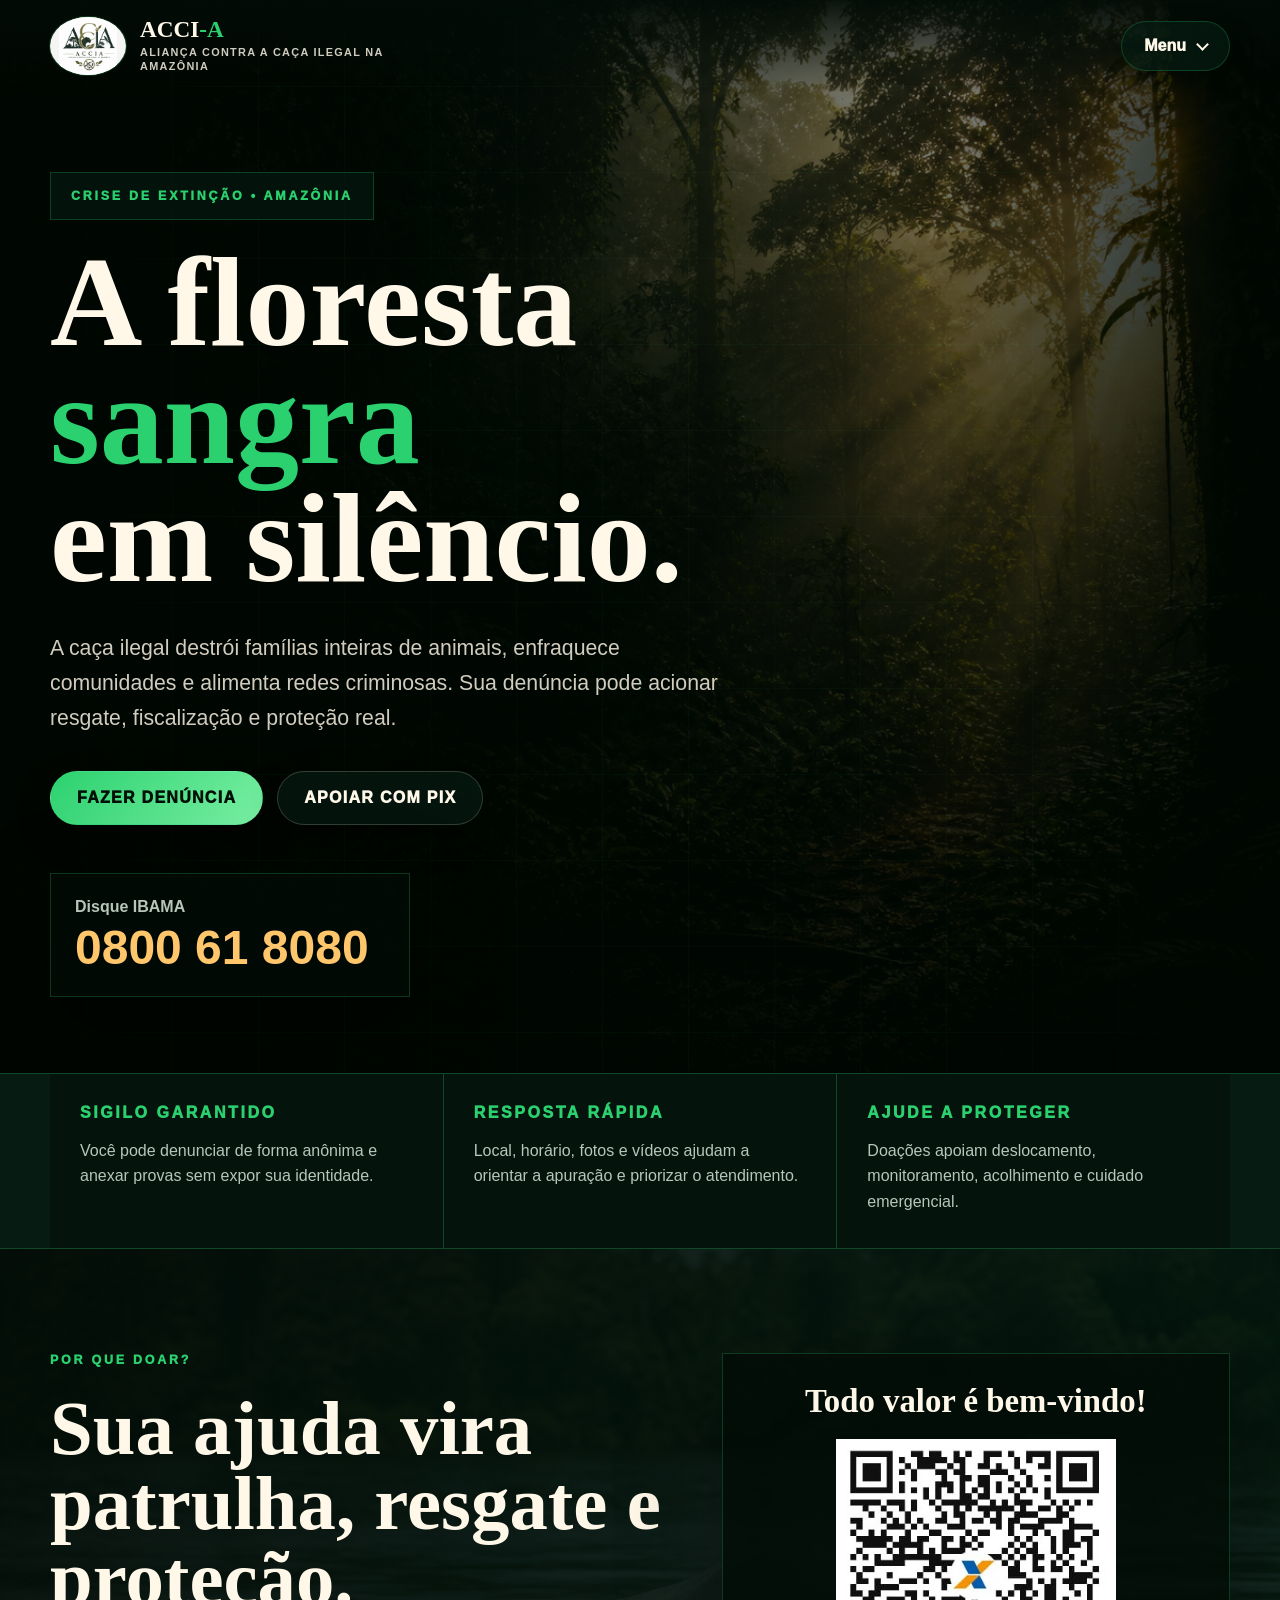
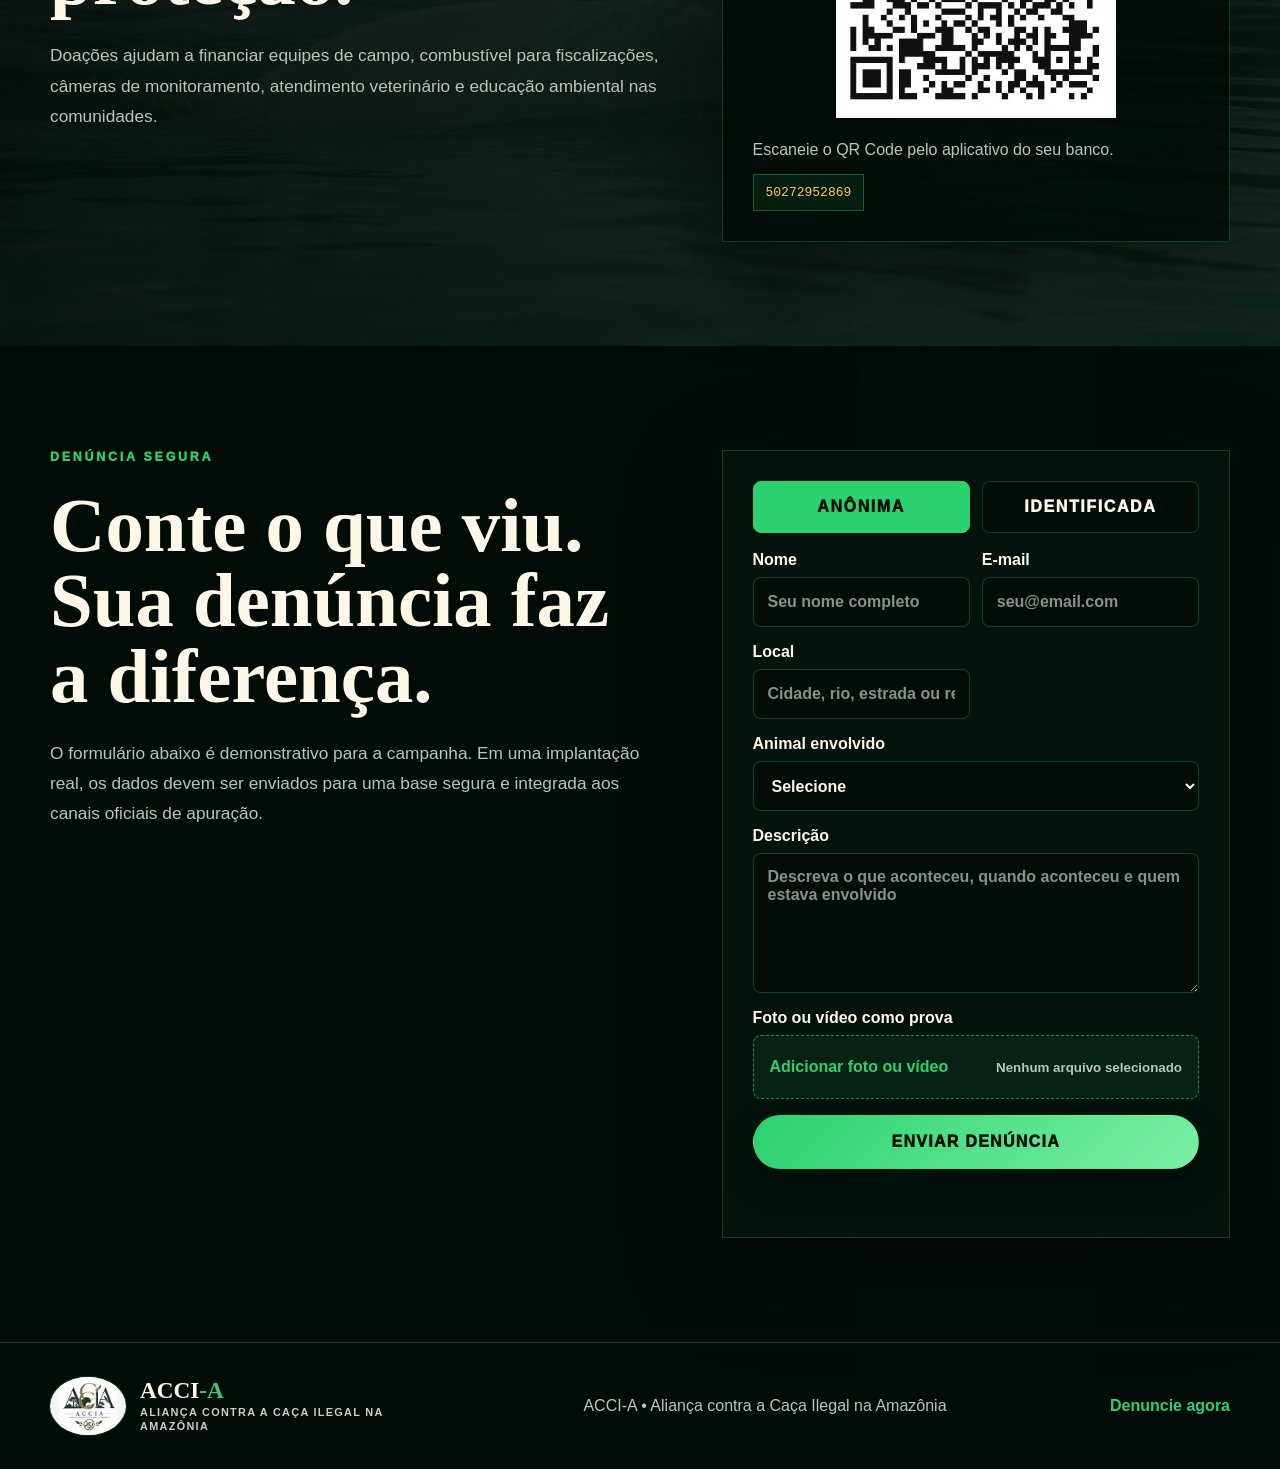
<file: index.html>
﻿<!DOCTYPE html>
<html lang="pt-BR">
  <head>
    <meta charset="UTF-8" />
    <meta name="viewport" content="width=device-width, initial-scale=1.0" />
    <title>ACCI-A | Denuncie a Caça Ilegal</title>
    <meta
      name="description"
      content="Campanha ACCI-A contra a caça ilegal na Amazônia. Denuncie, doe e proteja a fauna brasileira."
    />
    <link rel="icon" type="image/png" href="view/logo-acci-a.png" />
    <link rel="apple-touch-icon" href="view/logo-acci-a.png" />
    <link rel="stylesheet" href="view/styles.css" />
  </head>
  <body>
    <header class="site-header" data-header>
      <nav class="nav container" aria-label="Navegação principal">
        <a class="brand" href="#inicio" aria-label="ACCI-A - início">
          <img src="view/logo-acci-a.png" alt="Logo ACCI-A Denuncie Caça Ilegal" />
          <span class="brand-copy">
            <strong>ACCI<span>-A</span></strong>
            <small>Aliança Contra a Caça Ilegal na Amazônia</small>
          </span>
        </a>

        <button class="menu-toggle" type="button" aria-label="Abrir menu" aria-expanded="false" data-menu-toggle>
          <span></span>
          <span></span>
        </button>

        <div class="nav-links" data-menu>
          <div class="nav-dropdown">
            <button class="nav-dropdown-toggle" type="button" aria-expanded="false" aria-haspopup="true" data-dropdown-toggle>
              Menu
              <span aria-hidden="true"></span>
            </button>
            <div class="nav-dropdown-menu" data-dropdown-menu>
              <a href="view/impacto.html">Impacto</a>
              <a href="view/animais.html">Animais</a>
              <a href="view/como-agir.html">Como agir</a>
              <a href="#doacao">Doar</a>
              <a class="nav-cta" href="#denuncia">Denunciar</a>
            </div>
          </div>
        </div>
      </nav>
    </header>

    <main id="inicio">
      <section class="hero" aria-labelledby="hero-title">
        <div class="hero-media" aria-hidden="true"></div>
        <div class="hero-grid" aria-hidden="true"></div>
        <div class="container hero-content">
          <p class="alert-label reveal">Crise de extinção • Amazônia</p>
          <h1 id="hero-title" class="reveal">A floresta <span>sangra</span> em silêncio.</h1>
          <p class="hero-copy reveal">
            A caça ilegal destrói famílias inteiras de animais, enfraquece comunidades e alimenta redes criminosas.
            Sua denúncia pode acionar resgate, fiscalização e proteção real.
          </p>
          <div class="hero-actions reveal">
            <a class="button button-primary" href="#denuncia" data-report-open>Fazer denúncia</a>
            <a class="button button-secondary" href="#doacao" data-donation-open>Apoiar com Pix</a>
          </div>
          <aside class="hotline reveal" aria-label="Canal oficial de denúncia">
            <span>Disque IBAMA</span>
            <strong>0800 61 8080</strong>
          </aside>
        </div>
      </section>

      <section class="proof-strip" aria-label="Garantias da campanha">
        <div class="container proof-grid">
          <article class="proof-item reveal">
            <span>Sigilo garantido</span>
            <p>Você pode denunciar de forma anônima e anexar provas sem expor sua identidade.</p>
          </article>
          <article class="proof-item reveal">
            <span>Resposta rápida</span>
            <p>Local, horário, fotos e vídeos ajudam a orientar a apuração e priorizar o atendimento.</p>
          </article>
          <article class="proof-item reveal">
            <span>Ajude a proteger</span>
            <p>Doações apoiam deslocamento, monitoramento, acolhimento e cuidado emergencial.</p>
          </article>
        </div>
      </section>




      <section class="section donation" id="doacao">
        <div class="container donation-layout">
          <div class="section-copy reveal">
            <p class="kicker">Por que doar?</p>
            <h2>Sua ajuda vira patrulha, resgate e proteção.</h2>
            <p>
              Doações ajudam a financiar equipes de campo, combustível para fiscalizações, câmeras de monitoramento,
              atendimento veterinário e educação ambiental nas comunidades.
            </p>
          </div>
          <aside class="pix-card reveal" aria-label="Doação via Pix">
            <h3>Todo valor é bem-vindo!</h3>
            <img src="view/pix-caixatem-qr.jpg" alt="QR Code Pix Caixa Tem da campanha" />
            <p>Escaneie o QR Code pelo aplicativo do seu banco.</p>
            <code>50272952869</code>
          </aside>
        </div>
      </section>

      <section class="section report" id="denuncia">
        <div class="container report-layout">
          <div class="section-copy reveal">
            <p class="kicker">Denúncia segura</p>
            <h2>Conte o que viu. Sua denúncia faz a diferença.</h2>
            <p>
              O formulário abaixo é demonstrativo para a campanha. Em uma implantação real, os dados devem ser enviados
              para uma base segura e integrada aos canais oficiais de apuração.
            </p>
          </div>

          <form class="report-form reveal" data-report-form>
            <div class="report-type" role="group" aria-label="Tipo de denúncia">
              <button class="active" type="button" data-report-type="anonymous" aria-pressed="true">Anônima</button>
              <button type="button" data-report-type="identified" aria-pressed="false">Identificada</button>
            </div>
            <p class="identity-warning" data-identity-warning hidden>
              Na denúncia identificada, seus dados ficam registrados para acompanhamento do caso.
            </p>
            <div class="form-row identity-fields" data-identity-fields>
              <label>Nome<input type="text" name="name" placeholder="Seu nome completo" data-identity-input /></label>
              <label>E-mail<input type="email" name="email" placeholder="seu@email.com" data-identity-input /></label>
            </div>
            <div class="form-row">
              <label class="cpf-field" data-cpf-field hidden>CPF<input type="text" name="cpf" inputmode="numeric" maxlength="14" placeholder="000.000.000-00" data-cpf /></label>
              <label>Local<input type="text" name="location" placeholder="Cidade, rio, estrada ou referência" required /></label>
            </div>
            <label>Animal envolvido
              <select name="animal" required>
                <option value="">Selecione</option>
                <option>Onça-pintada</option>
                <option>Boto-cor-de-rosa</option>
                <option>Primata amazônico</option>
                <option>Ave silvestre</option>
                <option>Outro animal</option>
              </select>
            </label>
            <label>Descrição
              <textarea name="message" rows="5" placeholder="Descreva o que aconteceu, quando aconteceu e quem estava envolvido" required></textarea>
            </label>
            <label class="file-field">Foto ou vídeo como prova
              <input type="file" name="evidence" accept="image/*,video/*" multiple data-file-input />
              <span class="file-box"><strong>Adicionar foto ou vídeo</strong><small data-file-label>Nenhum arquivo selecionado</small></span>
            </label>
            <button class="button button-primary" type="submit">Enviar denúncia</button>
            <p class="form-message" role="status" data-report-message></p>
          </form>
        </div>
      </section>
    </main>

    <div class="donation-modal" role="dialog" aria-modal="true" aria-labelledby="modal-title" hidden data-donation-modal>
      <button class="modal-backdrop" type="button" aria-label="Fechar" data-donation-close></button>
      <div class="modal-panel">
        <button class="modal-close" type="button" aria-label="Fechar janela" data-donation-close><span></span><span></span></button>
        <p class="kicker">Pix da campanha</p>
        <h2 id="modal-title">Apoie a proteção da fauna</h2>
        <img src="view/pix-caixatem-qr.jpg" alt="QR Code Pix Caixa Tem da campanha" />
        <code>50272952869</code>
      </div>
    </div>


    <div class="donation-modal report-modal" role="dialog" aria-modal="true" aria-labelledby="report-modal-title" hidden data-report-modal>
      <button class="modal-backdrop" type="button" aria-label="Fechar" data-report-close></button>
      <div class="modal-panel report-modal-panel">
        <button class="modal-close" type="button" aria-label="Fechar janela" data-report-close><span></span><span></span></button>
        <p class="kicker">Denúncia segura</p>
        <h2 id="report-modal-title">Faça sua denúncia</h2>
        <form class="report-form compact-report-form" data-report-form>
          <div class="report-type" role="group" aria-label="Tipo de denúncia">
            <button class="active" type="button" data-report-type="anonymous" aria-pressed="true">Anônima</button>
            <button type="button" data-report-type="identified" aria-pressed="false">Identificada</button>
          </div>
          <p class="identity-warning" data-identity-warning hidden>
            Na denúncia identificada, seus dados ficam registrados para acompanhamento do caso.
          </p>
          <div class="form-row identity-fields" data-identity-fields>
            <label>Nome<input type="text" name="name" placeholder="Seu nome completo" data-identity-input /></label>
            <label>E-mail<input type="email" name="email" placeholder="seu@email.com" data-identity-input /></label>
          </div>
          <div class="form-row">
            <label class="cpf-field" data-cpf-field hidden>CPF<input type="text" name="cpf" inputmode="numeric" maxlength="14" placeholder="000.000.000-00" data-cpf /></label>
            <label>Local<input type="text" name="location" placeholder="Cidade, rio, estrada ou referência" required /></label>
          </div>
          <label>Animal envolvido
            <select name="animal" required>
              <option value="">Selecione</option>
              <option>Onça-pintada</option>
              <option>Boto-cor-de-rosa</option>
              <option>Primata amazônico</option>
              <option>Ave silvestre</option>
              <option>Outro animal</option>
            </select>
          </label>
          <label>Descrição
            <textarea name="message" rows="4" placeholder="Descreva o que aconteceu, quando aconteceu e quem estava envolvido" required></textarea>
          </label>
          <label class="file-field">Foto ou vídeo como prova
            <input type="file" name="evidence" accept="image/*,video/*" multiple data-file-input />
            <span class="file-box"><strong>Adicionar foto ou vídeo</strong><small data-file-label>Nenhum arquivo selecionado</small></span>
          </label>
          <button class="button button-primary" type="submit">Enviar denúncia</button>
          <p class="form-message" role="status" data-report-message></p>
        </form>
      </div>
    </div>

    <footer class="footer">
      <div class="container footer-grid">
        <a class="brand" href="#inicio">
          <img src="view/logo-acci-a.png" alt="Logo ACCI-A" />
          <span class="brand-copy">
            <strong>ACCI<span>-A</span></strong>
            <small>Aliança Contra a Caça Ilegal na Amazônia</small>
          </span>
        </a>
        <p>ACCI-A • Aliança contra a Caça Ilegal na Amazônia</p>
        <a href="#denuncia">Denuncie agora</a>
      </div>
    </footer>

    <script src="view/script.js"></script>
  </body>
</html>
</file>
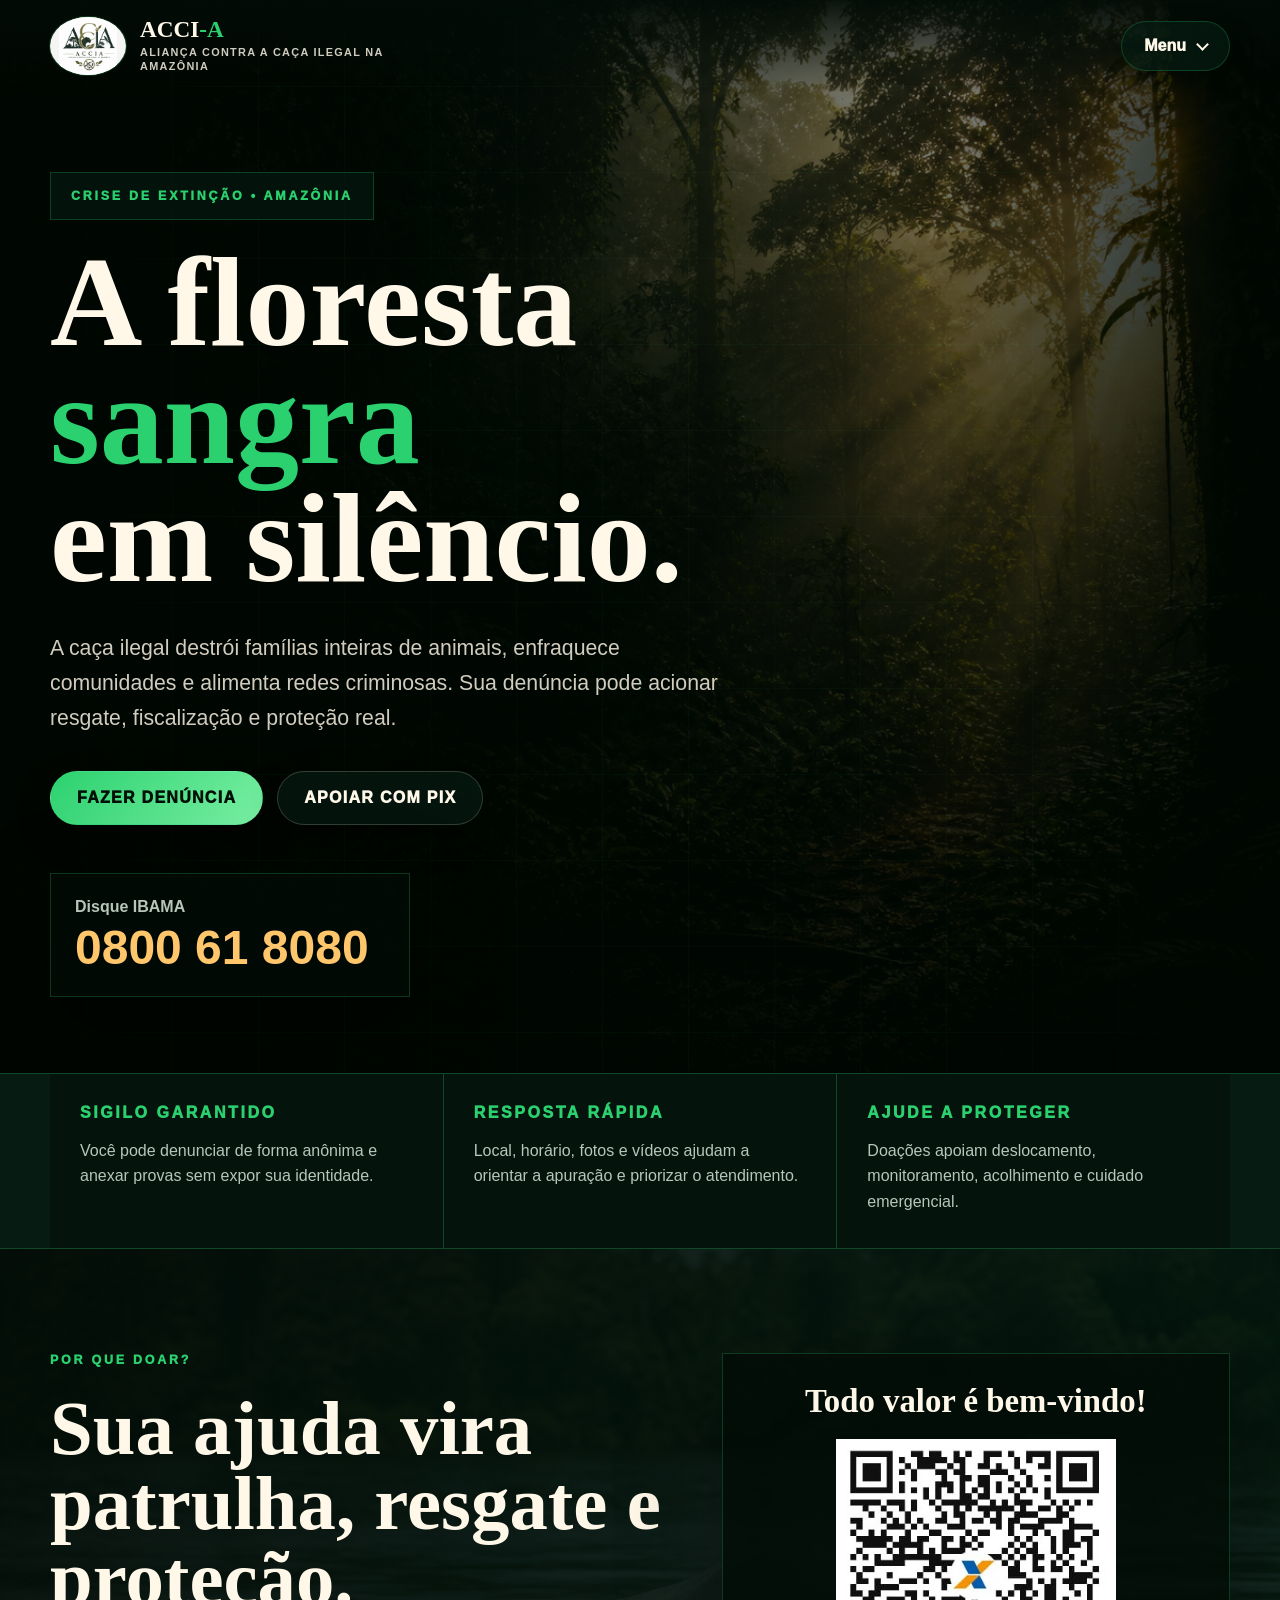
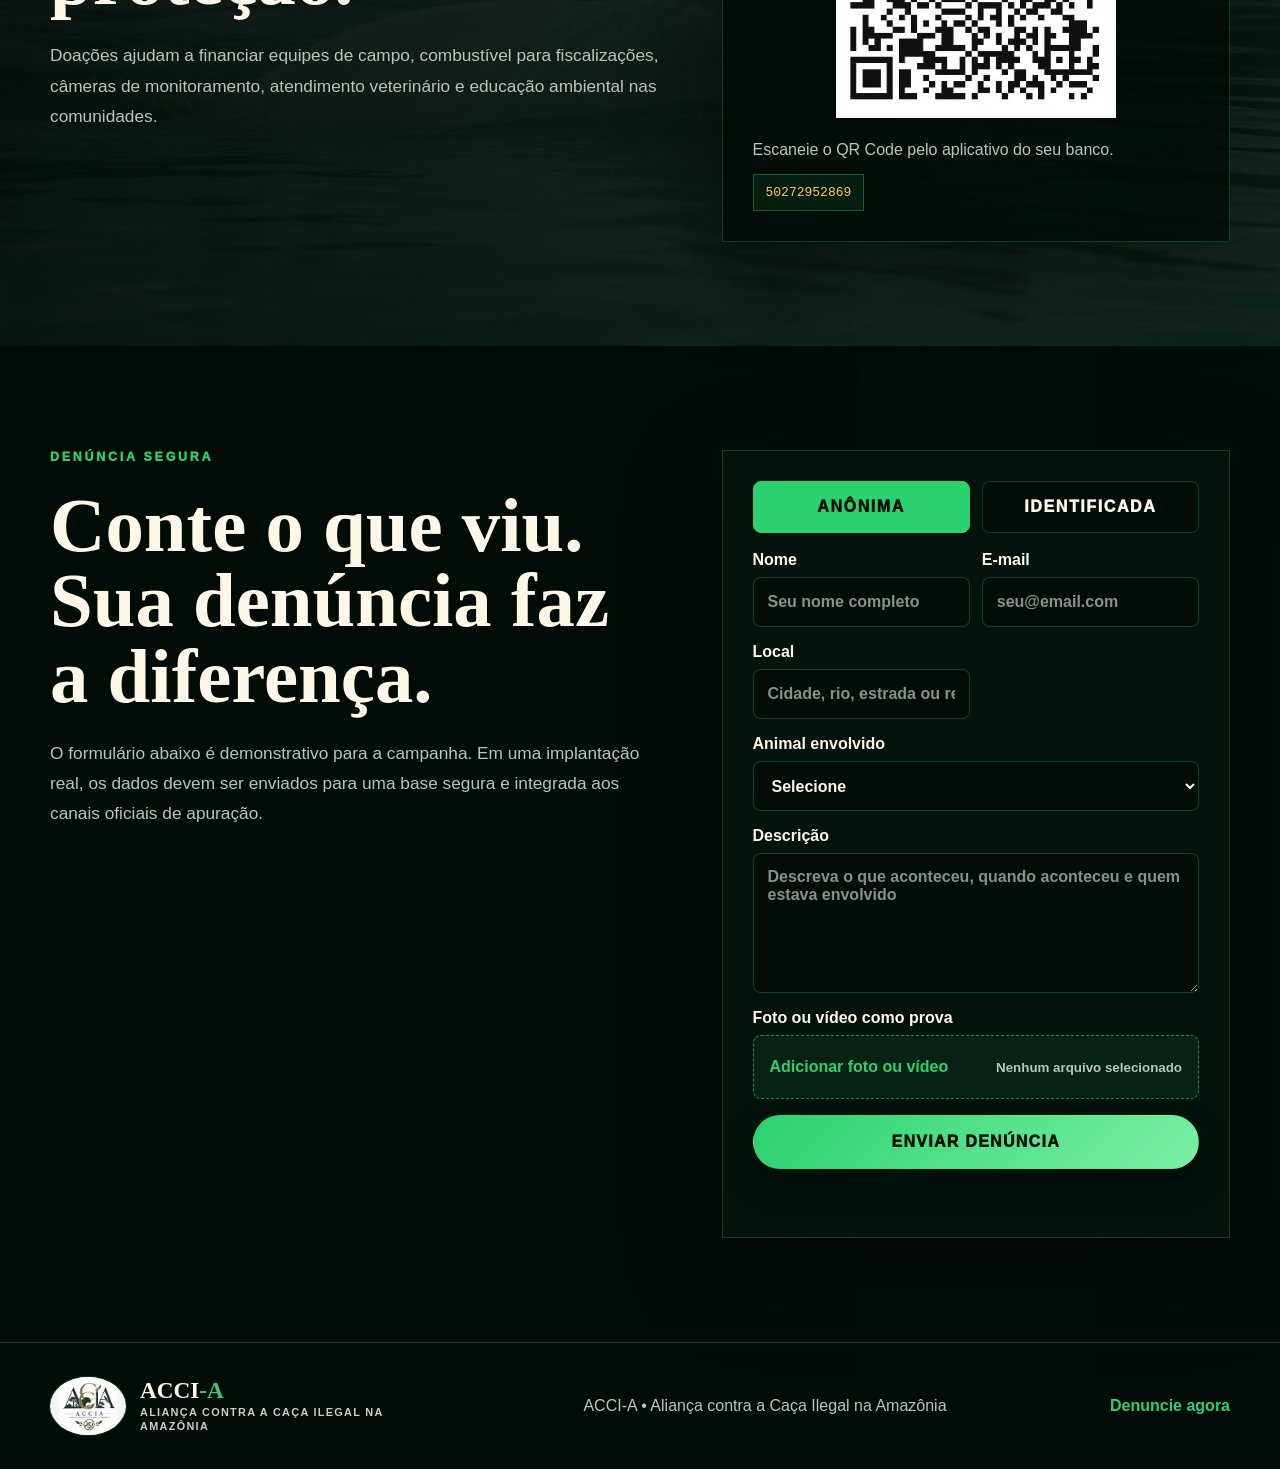
<file: view/index.html>
﻿<!DOCTYPE html>
<html lang="pt-BR">
  <head>
    <meta charset="UTF-8" />
    <meta name="viewport" content="width=device-width, initial-scale=1.0" />
    <title>ACCI-A | Denuncie a Caça Ilegal</title>
    <meta
      name="description"
      content="Campanha ACCI-A contra a caça ilegal na Amazônia. Denuncie, doe e proteja a fauna brasileira."
    />
    <link rel="icon" type="image/png" href="logo-acci-a.png" />
    <link rel="apple-touch-icon" href="logo-acci-a.png" />
    <link rel="stylesheet" href="styles.css" />
  </head>
  <body>
    <header class="site-header" data-header>
      <nav class="nav container" aria-label="Navegação principal">
        <a class="brand" href="#inicio" aria-label="ACCI-A - início">
          <img src="logo-acci-a.png" alt="Logo ACCI-A Denuncie Caça Ilegal" />
          <span class="brand-copy">
            <strong>ACCI<span>-A</span></strong>
            <small>Aliança Contra a Caça Ilegal na Amazônia</small>
          </span>
        </a>

        <button class="menu-toggle" type="button" aria-label="Abrir menu" aria-expanded="false" data-menu-toggle>
          <span></span>
          <span></span>
        </button>

        <div class="nav-links" data-menu>
          <div class="nav-dropdown">
            <button class="nav-dropdown-toggle" type="button" aria-expanded="false" aria-haspopup="true" data-dropdown-toggle>
              Menu
              <span aria-hidden="true"></span>
            </button>
            <div class="nav-dropdown-menu" data-dropdown-menu>
              <a href="impacto.html">Impacto</a>
              <a href="animais.html">Animais</a>
              <a href="como-agir.html">Como agir</a>
              <a href="#doacao">Doar</a>
              <a class="nav-cta" href="#denuncia">Denunciar</a>
            </div>
          </div>
        </div>
      </nav>
    </header>

    <main id="inicio">
      <section class="hero" aria-labelledby="hero-title">
        <div class="hero-media" aria-hidden="true"></div>
        <div class="hero-grid" aria-hidden="true"></div>
        <div class="container hero-content">
          <p class="alert-label reveal">Crise de extinção • Amazônia</p>
          <h1 id="hero-title" class="reveal">A floresta <span>sangra</span> em silêncio.</h1>
          <p class="hero-copy reveal">
            A caça ilegal destrói famílias inteiras de animais, enfraquece comunidades e alimenta redes criminosas.
            Sua denúncia pode acionar resgate, fiscalização e proteção real.
          </p>
          <div class="hero-actions reveal">
            <a class="button button-primary" href="#denuncia" data-report-open>Fazer denúncia</a>
            <a class="button button-secondary" href="#doacao" data-donation-open>Apoiar com Pix</a>
          </div>
          <aside class="hotline reveal" aria-label="Canal oficial de denúncia">
            <span>Disque IBAMA</span>
            <strong>0800 61 8080</strong>
          </aside>
        </div>
      </section>

      <section class="proof-strip" aria-label="Garantias da campanha">
        <div class="container proof-grid">
          <article class="proof-item reveal">
            <span>Sigilo garantido</span>
            <p>Você pode denunciar de forma anônima e anexar provas sem expor sua identidade.</p>
          </article>
          <article class="proof-item reveal">
            <span>Resposta rápida</span>
            <p>Local, horário, fotos e vídeos ajudam a orientar a apuração e priorizar o atendimento.</p>
          </article>
          <article class="proof-item reveal">
            <span>Ajude a proteger</span>
            <p>Doações apoiam deslocamento, monitoramento, acolhimento e cuidado emergencial.</p>
          </article>
        </div>
      </section>




      <section class="section donation" id="doacao">
        <div class="container donation-layout">
          <div class="section-copy reveal">
            <p class="kicker">Por que doar?</p>
            <h2>Sua ajuda vira patrulha, resgate e proteção.</h2>
            <p>
              Doações ajudam a financiar equipes de campo, combustível para fiscalizações, câmeras de monitoramento,
              atendimento veterinário e educação ambiental nas comunidades.
            </p>
          </div>
          <aside class="pix-card reveal" aria-label="Doação via Pix">
            <h3>Todo valor é bem-vindo!</h3>
            <img src="pix-caixatem-qr.jpg" alt="QR Code Pix Caixa Tem da campanha" />
            <p>Escaneie o QR Code pelo aplicativo do seu banco.</p>
            <code>50272952869</code>
          </aside>
        </div>
      </section>

      <section class="section report" id="denuncia">
        <div class="container report-layout">
          <div class="section-copy reveal">
            <p class="kicker">Denúncia segura</p>
            <h2>Conte o que viu. Sua denúncia faz a diferença.</h2>
            <p>
              O formulário abaixo é demonstrativo para a campanha. Em uma implantação real, os dados devem ser enviados
              para uma base segura e integrada aos canais oficiais de apuração.
            </p>
          </div>

          <form class="report-form reveal" data-report-form>
            <div class="report-type" role="group" aria-label="Tipo de denúncia">
              <button class="active" type="button" data-report-type="anonymous" aria-pressed="true">Anônima</button>
              <button type="button" data-report-type="identified" aria-pressed="false">Identificada</button>
            </div>
            <p class="identity-warning" data-identity-warning hidden>
              Na denúncia identificada, seus dados ficam registrados para acompanhamento do caso.
            </p>
            <div class="form-row identity-fields" data-identity-fields>
              <label>Nome<input type="text" name="name" placeholder="Seu nome completo" data-identity-input /></label>
              <label>E-mail<input type="email" name="email" placeholder="seu@email.com" data-identity-input /></label>
            </div>
            <div class="form-row">
              <label class="cpf-field" data-cpf-field hidden>CPF<input type="text" name="cpf" inputmode="numeric" maxlength="14" placeholder="000.000.000-00" data-cpf /></label>
              <label>Local<input type="text" name="location" placeholder="Cidade, rio, estrada ou referência" required /></label>
            </div>
            <label>Animal envolvido
              <select name="animal" required>
                <option value="">Selecione</option>
                <option>Onça-pintada</option>
                <option>Boto-cor-de-rosa</option>
                <option>Primata amazônico</option>
                <option>Ave silvestre</option>
                <option>Outro animal</option>
              </select>
            </label>
            <label>Descrição
              <textarea name="message" rows="5" placeholder="Descreva o que aconteceu, quando aconteceu e quem estava envolvido" required></textarea>
            </label>
            <label class="file-field">Foto ou vídeo como prova
              <input type="file" name="evidence" accept="image/*,video/*" multiple data-file-input />
              <span class="file-box"><strong>Adicionar foto ou vídeo</strong><small data-file-label>Nenhum arquivo selecionado</small></span>
            </label>
            <button class="button button-primary" type="submit">Enviar denúncia</button>
            <p class="form-message" role="status" data-report-message></p>
          </form>
        </div>
      </section>
    </main>

    <div class="donation-modal" role="dialog" aria-modal="true" aria-labelledby="modal-title" hidden data-donation-modal>
      <button class="modal-backdrop" type="button" aria-label="Fechar" data-donation-close></button>
      <div class="modal-panel">
        <button class="modal-close" type="button" aria-label="Fechar janela" data-donation-close><span></span><span></span></button>
        <p class="kicker">Pix da campanha</p>
        <h2 id="modal-title">Apoie a proteção da fauna</h2>
        <img src="pix-caixatem-qr.jpg" alt="QR Code Pix Caixa Tem da campanha" />
        <code>50272952869</code>
      </div>
    </div>


    <div class="donation-modal report-modal" role="dialog" aria-modal="true" aria-labelledby="report-modal-title" hidden data-report-modal>
      <button class="modal-backdrop" type="button" aria-label="Fechar" data-report-close></button>
      <div class="modal-panel report-modal-panel">
        <button class="modal-close" type="button" aria-label="Fechar janela" data-report-close><span></span><span></span></button>
        <p class="kicker">Denúncia segura</p>
        <h2 id="report-modal-title">Faça sua denúncia</h2>
        <form class="report-form compact-report-form" data-report-form>
          <div class="report-type" role="group" aria-label="Tipo de denúncia">
            <button class="active" type="button" data-report-type="anonymous" aria-pressed="true">Anônima</button>
            <button type="button" data-report-type="identified" aria-pressed="false">Identificada</button>
          </div>
          <p class="identity-warning" data-identity-warning hidden>
            Na denúncia identificada, seus dados ficam registrados para acompanhamento do caso.
          </p>
          <div class="form-row identity-fields" data-identity-fields>
            <label>Nome<input type="text" name="name" placeholder="Seu nome completo" data-identity-input /></label>
            <label>E-mail<input type="email" name="email" placeholder="seu@email.com" data-identity-input /></label>
          </div>
          <div class="form-row">
            <label class="cpf-field" data-cpf-field hidden>CPF<input type="text" name="cpf" inputmode="numeric" maxlength="14" placeholder="000.000.000-00" data-cpf /></label>
            <label>Local<input type="text" name="location" placeholder="Cidade, rio, estrada ou referência" required /></label>
          </div>
          <label>Animal envolvido
            <select name="animal" required>
              <option value="">Selecione</option>
              <option>Onça-pintada</option>
              <option>Boto-cor-de-rosa</option>
              <option>Primata amazônico</option>
              <option>Ave silvestre</option>
              <option>Outro animal</option>
            </select>
          </label>
          <label>Descrição
            <textarea name="message" rows="4" placeholder="Descreva o que aconteceu, quando aconteceu e quem estava envolvido" required></textarea>
          </label>
          <label class="file-field">Foto ou vídeo como prova
            <input type="file" name="evidence" accept="image/*,video/*" multiple data-file-input />
            <span class="file-box"><strong>Adicionar foto ou vídeo</strong><small data-file-label>Nenhum arquivo selecionado</small></span>
          </label>
          <button class="button button-primary" type="submit">Enviar denúncia</button>
          <p class="form-message" role="status" data-report-message></p>
        </form>
      </div>
    </div>

    <footer class="footer">
      <div class="container footer-grid">
        <a class="brand" href="#inicio">
          <img src="logo-acci-a.png" alt="Logo ACCI-A" />
          <span class="brand-copy">
            <strong>ACCI<span>-A</span></strong>
            <small>Aliança Contra a Caça Ilegal na Amazônia</small>
          </span>
        </a>
        <p>ACCI-A • Aliança contra a Caça Ilegal na Amazônia</p>
        <a href="#denuncia">Denuncie agora</a>
      </div>
    </footer>

    <script src="script.js"></script>
  </body>
</html>
</file>
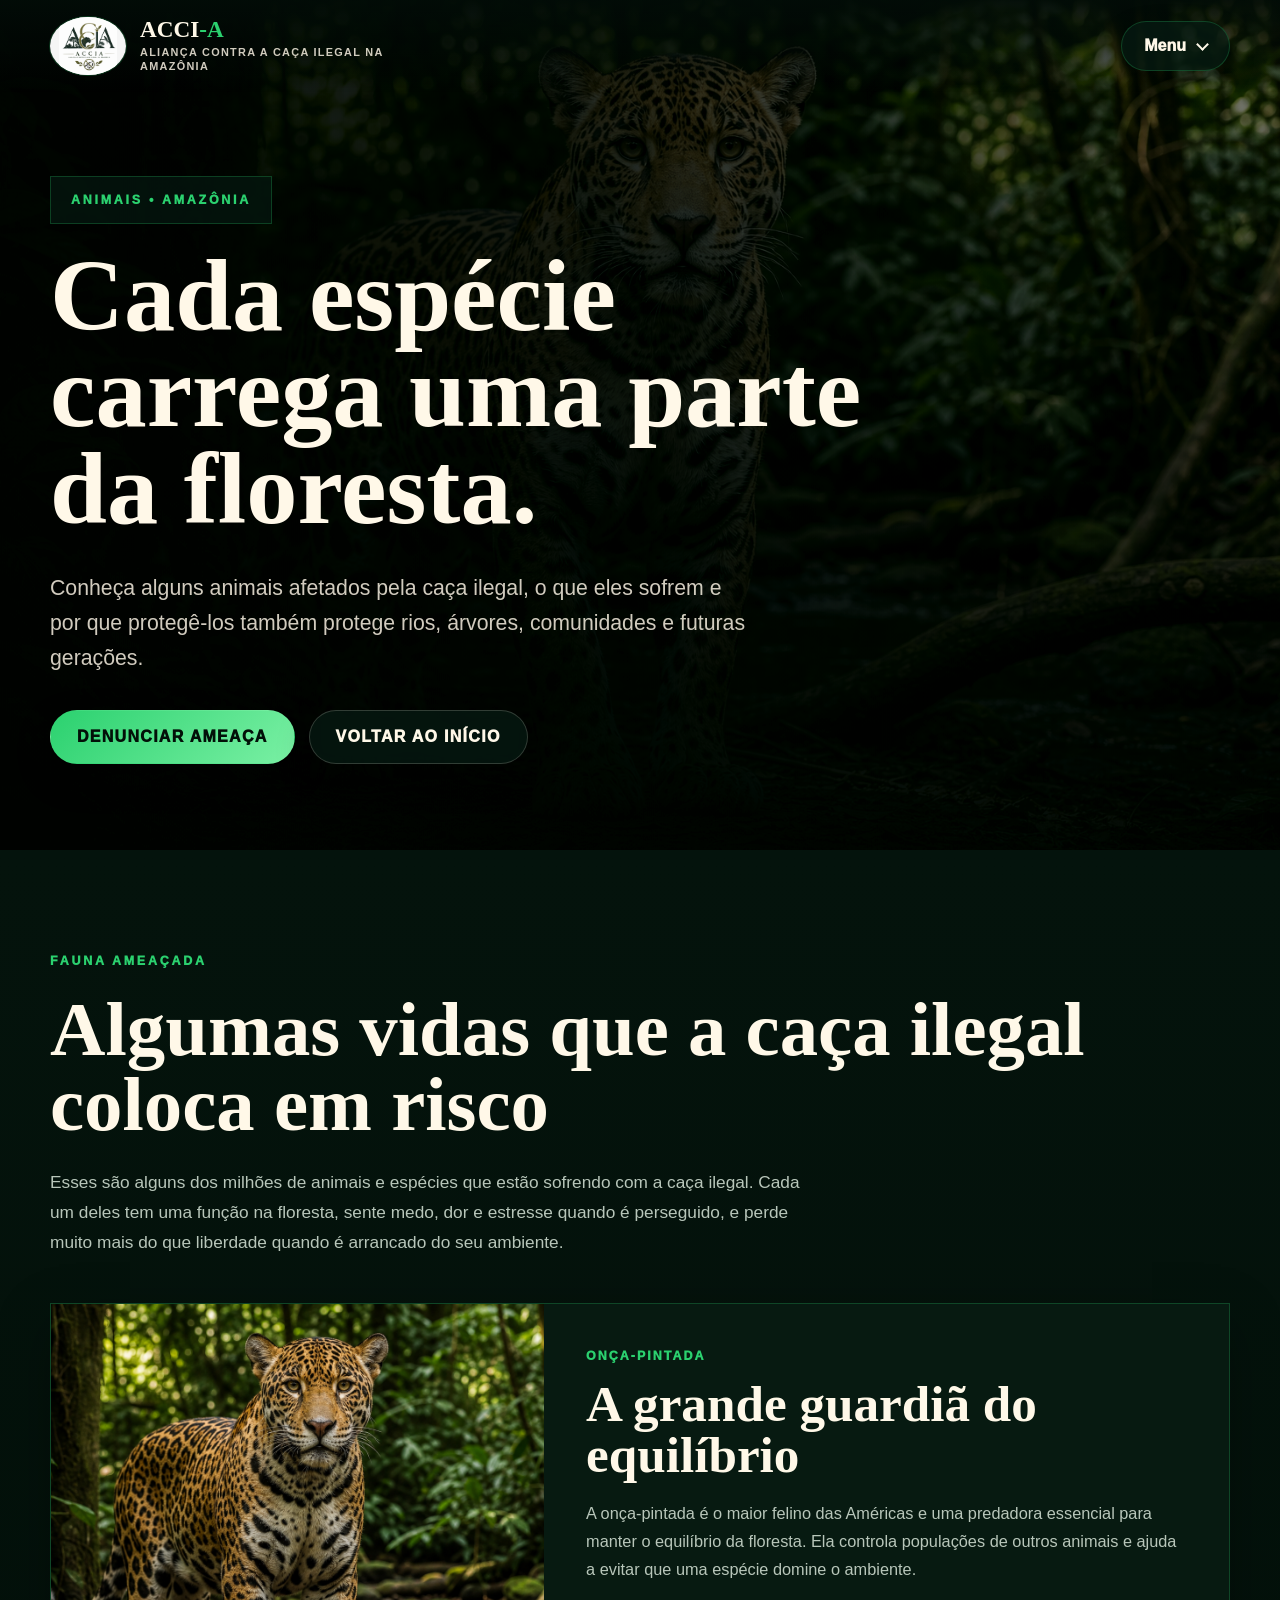
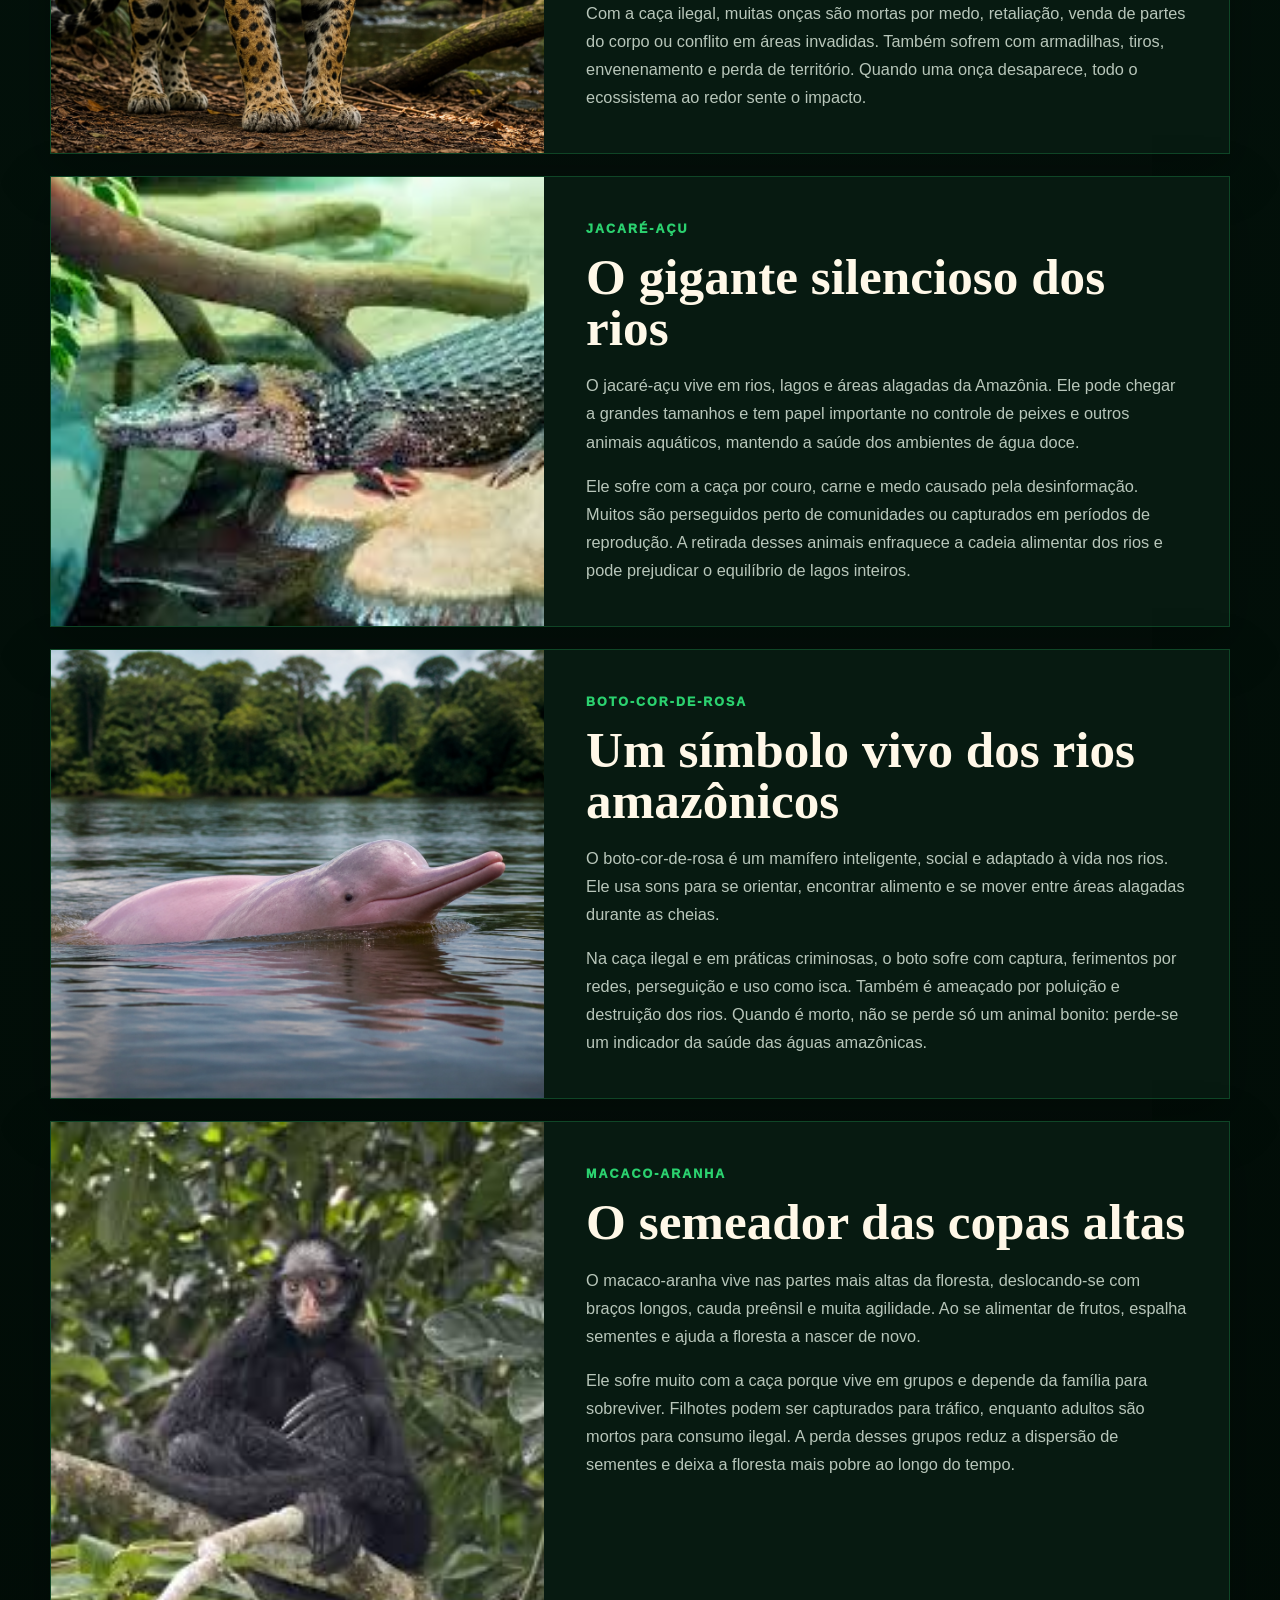
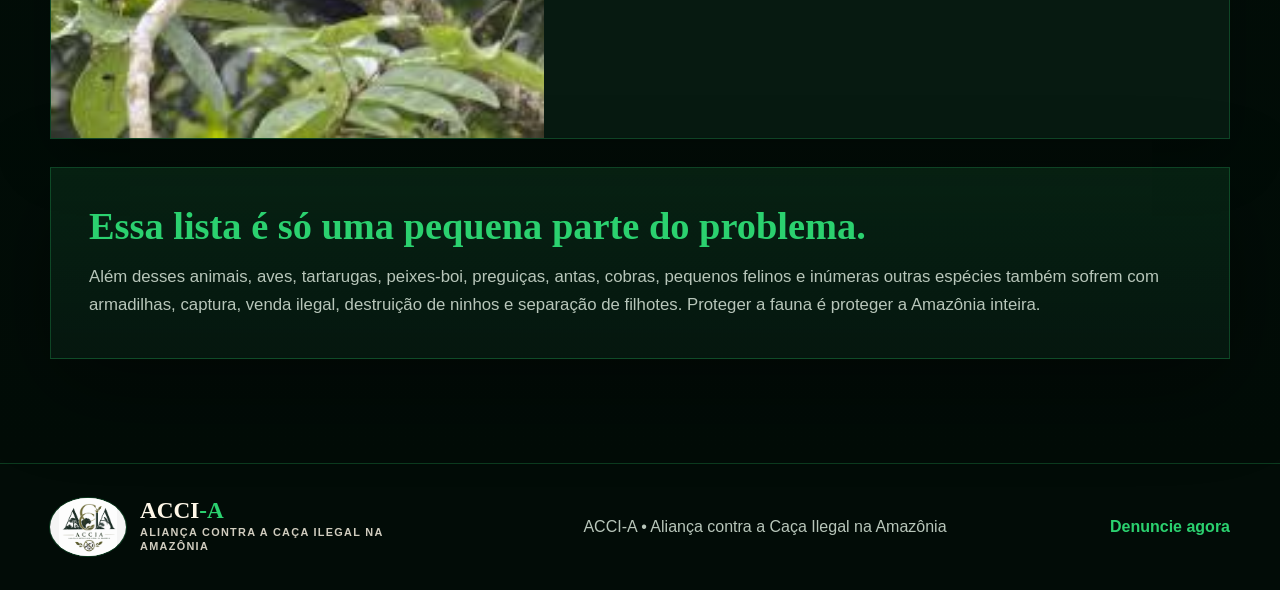
<file: view/animais.html>
<!DOCTYPE html>
<html lang="pt-BR">
  <head>
    <meta charset="UTF-8" />
    <meta name="viewport" content="width=device-width, initial-scale=1.0" />
    <title>Animais Ameaçados | ACCI-A</title>
    <meta name="description" content="Conheça animais amazônicos ameaçados pela caça ilegal e pelo tráfico de fauna." />
    <link rel="icon" type="image/png" href="logo-acci-a.png" />
    <link rel="apple-touch-icon" href="logo-acci-a.png" />
    <link rel="stylesheet" href="styles.css" />
  </head>
  <body>
    
    <header class="site-header is-scrolled" data-header>
      <nav class="nav container" aria-label="Navegação principal">
        <a class="brand" href="../index.html#inicio" aria-label="ACCI-A - início">
          <img src="logo-acci-a.png" alt="Logo ACCI-A Denuncie Caça Ilegal" />
          <span class="brand-copy">
            <strong>ACCI<span>-A</span></strong>
            <small>Aliança Contra a Caça Ilegal na Amazônia</small>
          </span>
        </a>

        <button class="menu-toggle" type="button" aria-label="Abrir menu" aria-expanded="false" data-menu-toggle>
          <span></span>
          <span></span>
        </button>

        <div class="nav-links" data-menu>
          <div class="nav-dropdown">
            <button class="nav-dropdown-toggle" type="button" aria-expanded="false" aria-haspopup="true" data-dropdown-toggle>
              Menu
              <span aria-hidden="true"></span>
            </button>
            <div class="nav-dropdown-menu" data-dropdown-menu>
              <a href="impacto.html">Impacto</a>
              <a class="is-active" href="animais.html">Animais</a>
              <a href="como-agir.html">Como agir</a>
              <a href="../index.html#doacao">Doar</a>
              <a class="nav-cta" href="../index.html#denuncia">Denunciar</a>
            </div>
          </div>
        </div>
      </nav>
    </header>

    <main>
      <section class="detail-hero" style="--detail-image: url('../imgs/jaguar.png')" aria-labelledby="page-title">
        <div class="detail-hero-bg" aria-hidden="true"></div>
        <div class="container detail-hero-content">
          <p class="alert-label reveal">Animais • Amazônia</p>
          <h1 id="page-title" class="reveal">Cada espécie carrega uma parte da floresta.</h1>
          <p class="hero-copy reveal">Conheça alguns animais afetados pela caça ilegal, o que eles sofrem e por que protegê-los também protege rios, árvores, comunidades e futuras gerações.</p>
          <div class="hero-actions reveal">
            <a class="button button-primary" href="../index.html#denuncia">Denunciar ameaça</a>
            <a class="button button-secondary" href="../index.html#inicio">Voltar ao início</a>
          </div>
        </div>
      </section>

      
            <section class="section detail-section animals-page">
        <div class="container">
          <div class="section-heading reveal">
            <p class="kicker">Fauna ameaçada</p>
            <h2>Algumas vidas que a caça ilegal coloca em risco</h2>
            <p>Esses são alguns dos milhões de animais e espécies que estão sofrendo com a caça ilegal. Cada um deles tem uma função na floresta, sente medo, dor e estresse quando é perseguido, e perde muito mais do que liberdade quando é arrancado do seu ambiente.</p>
          </div>

          <div class="animal-profile-list">
            <article class="animal-profile reveal">
              <img src="../imgs/jaguar.png" alt="Onça-pintada na floresta" />
              <div class="animal-profile-copy">
                <span>Onça-pintada</span>
                <h3>A grande guardiã do equilíbrio</h3>
                <p>A onça-pintada é o maior felino das Américas e uma predadora essencial para manter o equilíbrio da floresta. Ela controla populações de outros animais e ajuda a evitar que uma espécie domine o ambiente.</p>
                <p>Com a caça ilegal, muitas onças são mortas por medo, retaliação, venda de partes do corpo ou conflito em áreas invadidas. Também sofrem com armadilhas, tiros, envenenamento e perda de território. Quando uma onça desaparece, todo o ecossistema ao redor sente o impacto.</p>
              </div>
            </article>

            <article class="animal-profile reveal">
              <img src="../imgs/jacare-acu.jpg" alt="Jacaré-açu em rio amazônico" />
              <div class="animal-profile-copy">
                <span>Jacaré-açu</span>
                <h3>O gigante silencioso dos rios</h3>
                <p>O jacaré-açu vive em rios, lagos e áreas alagadas da Amazônia. Ele pode chegar a grandes tamanhos e tem papel importante no controle de peixes e outros animais aquáticos, mantendo a saúde dos ambientes de água doce.</p>
                <p>Ele sofre com a caça por couro, carne e medo causado pela desinformação. Muitos são perseguidos perto de comunidades ou capturados em períodos de reprodução. A retirada desses animais enfraquece a cadeia alimentar dos rios e pode prejudicar o equilíbrio de lagos inteiros.</p>
              </div>
            </article>

            <article class="animal-profile reveal">
              <img src="../imgs/river-dolphin.png" alt="Boto-cor-de-rosa no rio" />
              <div class="animal-profile-copy">
                <span>Boto-cor-de-rosa</span>
                <h3>Um símbolo vivo dos rios amazônicos</h3>
                <p>O boto-cor-de-rosa é um mamífero inteligente, social e adaptado à vida nos rios. Ele usa sons para se orientar, encontrar alimento e se mover entre áreas alagadas durante as cheias.</p>
                <p>Na caça ilegal e em práticas criminosas, o boto sofre com captura, ferimentos por redes, perseguição e uso como isca. Também é ameaçado por poluição e destruição dos rios. Quando é morto, não se perde só um animal bonito: perde-se um indicador da saúde das águas amazônicas.</p>
              </div>
            </article>

            <article class="animal-profile reveal">
              <img src="../imgs/macaco-aranha.jpg" alt="Macaco-aranha na copa da floresta" />
              <div class="animal-profile-copy">
                <span>Macaco-aranha</span>
                <h3>O semeador das copas altas</h3>
                <p>O macaco-aranha vive nas partes mais altas da floresta, deslocando-se com braços longos, cauda preênsil e muita agilidade. Ao se alimentar de frutos, espalha sementes e ajuda a floresta a nascer de novo.</p>
                <p>Ele sofre muito com a caça porque vive em grupos e depende da família para sobreviver. Filhotes podem ser capturados para tráfico, enquanto adultos são mortos para consumo ilegal. A perda desses grupos reduz a dispersão de sementes e deixa a floresta mais pobre ao longo do tempo.</p>
              </div>
            </article>
          </div>

          <aside class="species-note reveal">
            <strong>Essa lista é só uma pequena parte do problema.</strong>
            <p>Além desses animais, aves, tartarugas, peixes-boi, preguiças, antas, cobras, pequenos felinos e inúmeras outras espécies também sofrem com armadilhas, captura, venda ilegal, destruição de ninhos e separação de filhotes. Proteger a fauna é proteger a Amazônia inteira.</p>
          </aside>
        </div>
      </section>
    </main>

    
    <footer class="footer">
      <div class="container footer-grid">
        <a class="brand" href="../index.html#inicio">
          <img src="logo-acci-a.png" alt="Logo ACCI-A" />
          <span class="brand-copy">
            <strong>ACCI<span>-A</span></strong>
            <small>Aliança Contra a Caça Ilegal na Amazônia</small>
          </span>
        </a>
        <p>ACCI-A • Aliança contra a Caça Ilegal na Amazônia</p>
        <a href="../index.html#denuncia">Denuncie agora</a>
      </div>
    </footer>
    <script src="script.js"></script>
  </body>
</html>
</file>
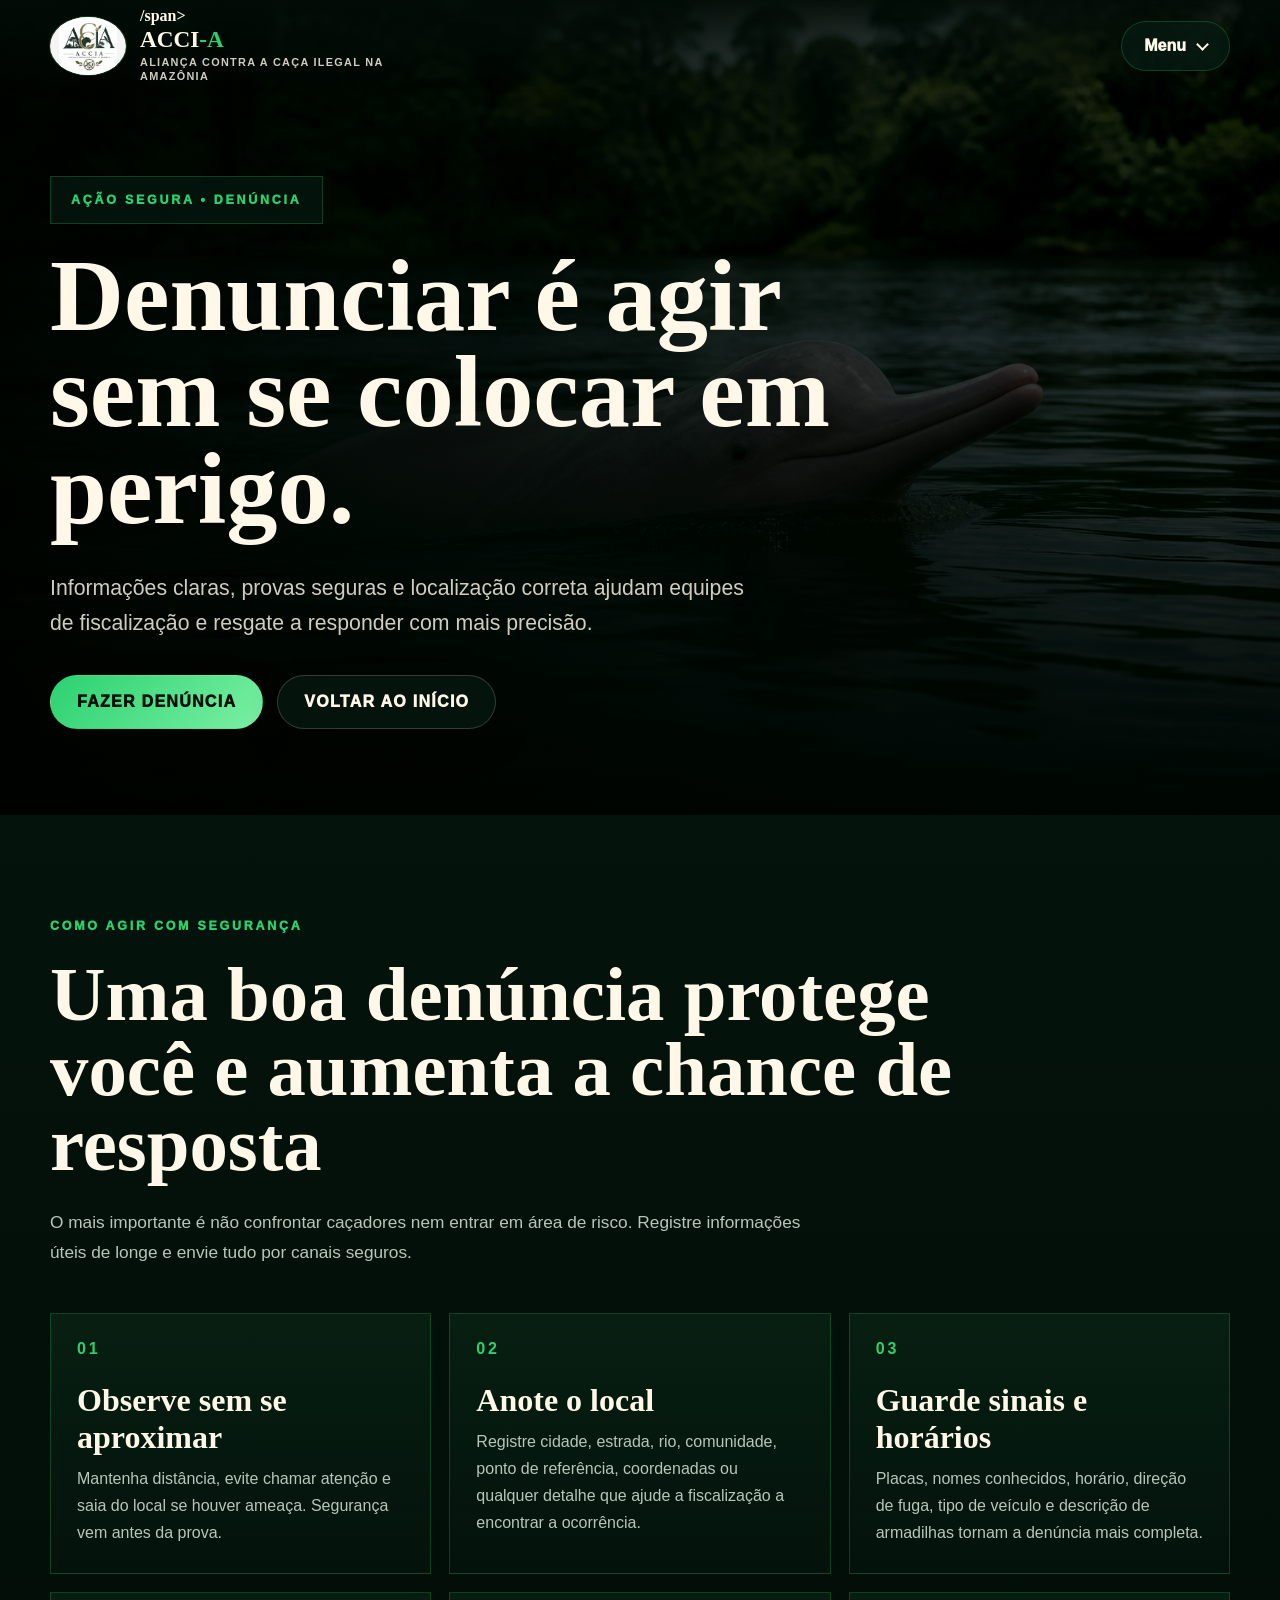
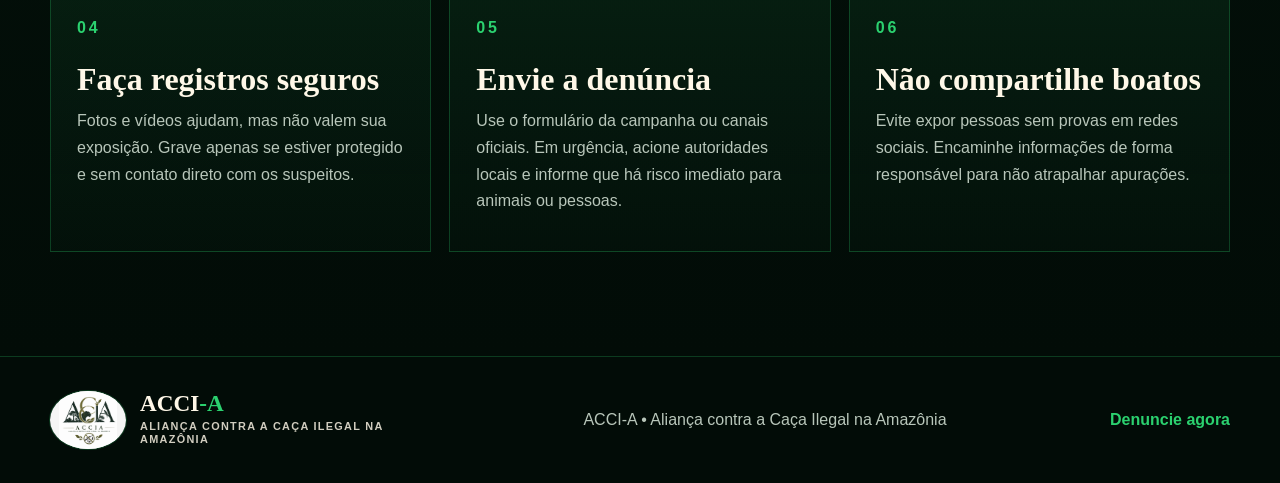
<file: view/como-agir.html>
<!DOCTYPE html>
<html lang="pt-BR">
  <head>
    <meta charset="UTF-8" />
    <meta name="viewport" content="width=device-width, initial-scale=1.0" />
    <title>Como Agir com Segurança | ACCI-A</title>
    <meta name="description" content="Saiba como registrar e denunciar caça ilegal com segurança, sem confronto direto." />
    <link rel="icon" type="image/png" href="logo-acci-a.png" />
    <link rel="apple-touch-icon" href="logo-acci-a.png" />
    <link rel="stylesheet" href="styles.css" />
  </head>
  <body>
    
    <header class="site-header is-scrolled" data-header>
      <nav class="nav container" aria-label="Navegação principal">
        <a class="brand" href="../index.html#inicio" aria-label="ACCI-A - início">
          <img src="logo-acci-a.png" alt="Logo ACCI-A Denuncie Caça Ilegal" />
          <span class="brand-copy">/span>
            <strong>ACCI<span>-A</span></strong>
            <small>Aliança Contra a Caça Ilegal na Amazônia</small>
          </span>
        </a>

        <button class="menu-toggle" type="button" aria-label="Abrir menu" aria-expanded="false" data-menu-toggle>
          <span></span>
          <span></span>
        </button>

        <div class="nav-links" data-menu>
          <div class="nav-dropdown">
            <button class="nav-dropdown-toggle" type="button" aria-expanded="false" aria-haspopup="true" data-dropdown-toggle>
              Menu
              <span aria-hidden="true"></span>
            </button>
            <div class="nav-dropdown-menu" data-dropdown-menu>
              <a href="impacto.html">Impacto</a>
              <a href="animais.html">Animais</a>
              <a class="is-active" href="como-agir.html">Como agir</a>
              <a href="../index.html#doacao">Doar</a>
              <a class="nav-cta" href="../index.html#denuncia">Denunciar</a>
            </div>
          </div>
        </div>
      </nav>
    </header>

    <main>
      <section class="detail-hero" style="--detail-image: url('../imgs/river-dolphin.png')" aria-labelledby="page-title">
        <div class="detail-hero-bg" aria-hidden="true"></div>
        <div class="container detail-hero-content">
          <p class="alert-label reveal">Ação segura • Denúncia</p>
          <h1 id="page-title" class="reveal">Denunciar é agir sem se colocar em perigo.</h1>
          <p class="hero-copy reveal">Informações claras, provas seguras e localização correta ajudam equipes de fiscalização e resgate a responder com mais precisão.</p>
          <div class="hero-actions reveal">
            <a class="button button-primary" href="../index.html#denuncia">Fazer denúncia</a>
            <a class="button button-secondary" href="../index.html#inicio">Voltar ao início</a>
          </div>
        </div>
      </section>

      
      <section class="section detail-section action-detail">
        <div class="container action-page-layout">
          <div class="section-heading reveal">
            <p class="kicker">Como agir com segurança</p>
            <h2>Uma boa denúncia protege você e aumenta a chance de resposta</h2>
            <p>O mais importante é não confrontar caçadores nem entrar em área de risco. Registre informações úteis de longe e envie tudo por canais seguros.</p>
          </div>
          <div class="action-guide-grid">
            <article class="step detail-step reveal"><strong>01</strong><h3>Observe sem se aproximar</h3><p>Mantenha distância, evite chamar atenção e saia do local se houver ameaça. Segurança vem antes da prova.</p></article>
            <article class="step detail-step reveal"><strong>02</strong><h3>Anote o local</h3><p>Registre cidade, estrada, rio, comunidade, ponto de referência, coordenadas ou qualquer detalhe que ajude a fiscalização a encontrar a ocorrência.</p></article>
            <article class="step detail-step reveal"><strong>03</strong><h3>Guarde sinais e horários</h3><p>Placas, nomes conhecidos, horário, direção de fuga, tipo de veículo e descrição de armadilhas tornam a denúncia mais completa.</p></article>
            <article class="step detail-step reveal"><strong>04</strong><h3>Faça registros seguros</h3><p>Fotos e vídeos ajudam, mas não valem sua exposição. Grave apenas se estiver protegido e sem contato direto com os suspeitos.</p></article>
            <article class="step detail-step reveal"><strong>05</strong><h3>Envie a denúncia</h3><p>Use o formulário da campanha ou canais oficiais. Em urgência, acione autoridades locais e informe que há risco imediato para animais ou pessoas.</p></article>
            <article class="step detail-step reveal"><strong>06</strong><h3>Não compartilhe boatos</h3><p>Evite expor pessoas sem provas em redes sociais. Encaminhe informações de forma responsável para não atrapalhar apurações.</p></article>
          </div>
        </div>
      </section>
    </main>

    
    <footer class="footer">
      <div class="container footer-grid">
        <a class="brand" href="../index.html#inicio">
          <img src="logo-acci-a.png" alt="Logo ACCI-A" />
          <span class="brand-copy">
            <strong>ACCI<span>-A</span></strong>
            <small>Aliança Contra a Caça Ilegal na Amazônia</small>
          </span>
        </a>
        <p>ACCI-A • Aliança contra a Caça Ilegal na Amazônia</p>
        <a href="../index.html#denuncia">Denuncie agora</a>
      </div>
    </footer>
    <script src="script.js"></script>
  </body>
</html>
</file>
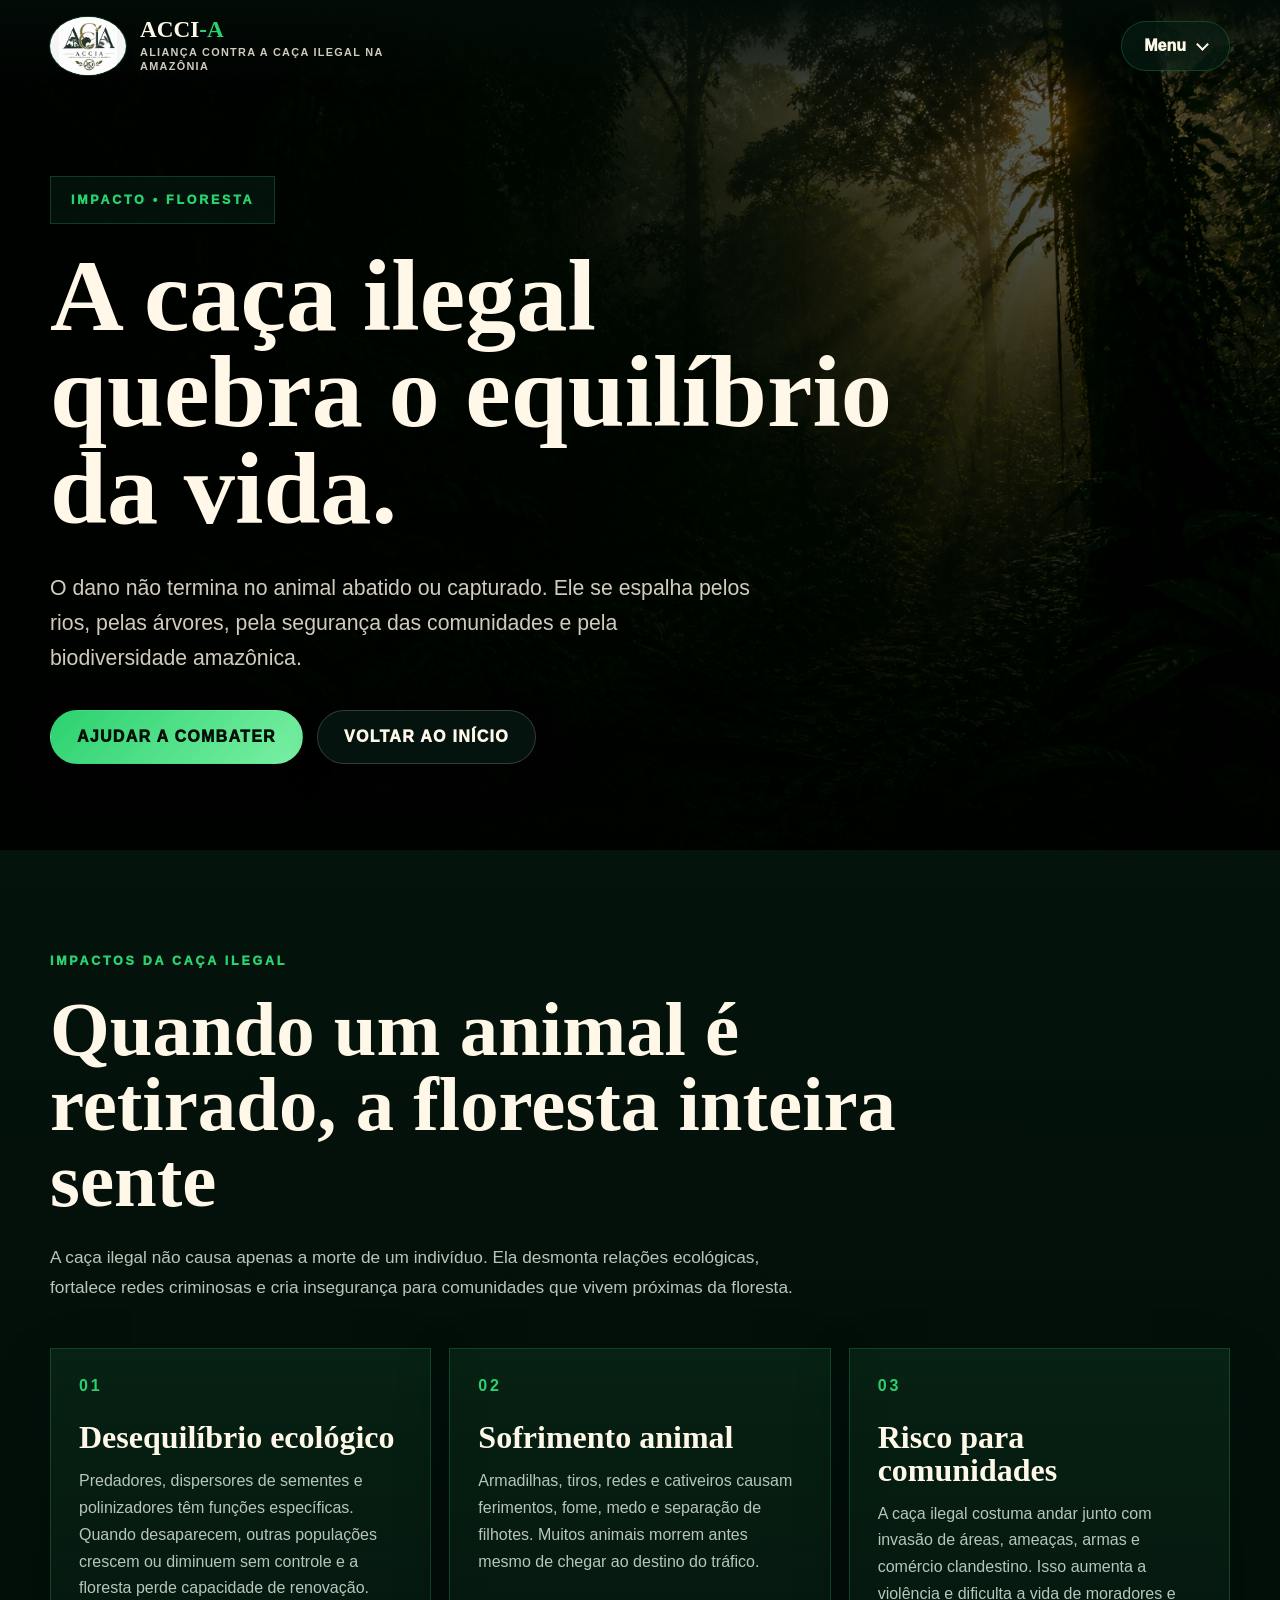
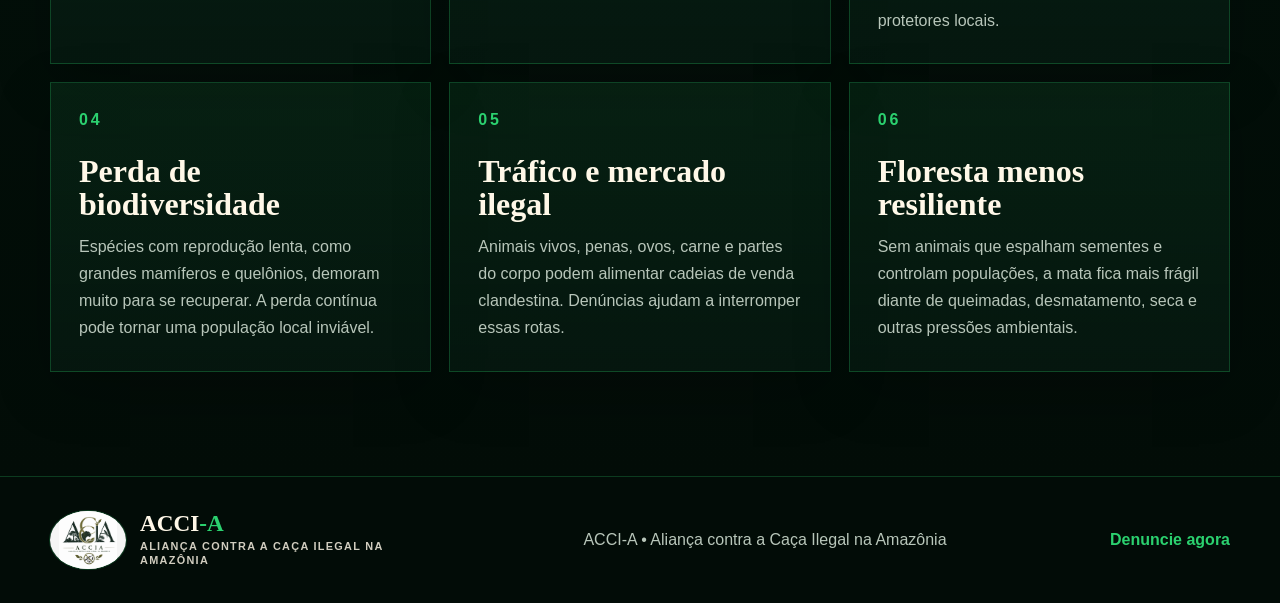
<file: view/impacto.html>
<!DOCTYPE html>
<html lang="pt-BR">
  <head>
    <meta charset="UTF-8" />
    <meta name="viewport" content="width=device-width, initial-scale=1.0" />
    <title>Impactos da Caça Ilegal | ACCI-A</title>
    <meta name="description" content="Entenda os impactos ambientais, sociais e ecológicos causados pela caça ilegal na Amazônia." />
    <link rel="icon" type="image/png" href="logo-acci-a.png" />
    <link rel="apple-touch-icon" href="logo-acci-a.png" />
    <link rel="stylesheet" href="styles.css" />
  </head>
  <body>
    
    <header class="site-header is-scrolled" data-header>
      <nav class="nav container" aria-label="Navegação principal">
        <a class="brand" href="../index.html#inicio" aria-label="ACCI-A - início">
          <img src="logo-acci-a.png" alt="Logo ACCI-A Denuncie Caça Ilegal" />
          <span class="brand-copy">
            <strong>ACCI<span>-A</span></strong>
            <small>Aliança Contra a Caça Ilegal na Amazônia</small>
          </span>
        </a>

        <button class="menu-toggle" type="button" aria-label="Abrir menu" aria-expanded="false" data-menu-toggle>
          <span></span>
          <span></span>
        </button>

        <div class="nav-links" data-menu>
          <div class="nav-dropdown">
            <button class="nav-dropdown-toggle" type="button" aria-expanded="false" aria-haspopup="true" data-dropdown-toggle>
              Menu
              <span aria-hidden="true"></span>
            </button>
            <div class="nav-dropdown-menu" data-dropdown-menu>
              <a class="is-active" href="impacto.html">Impacto</a>
              <a href="animais.html">Animais</a>
              <a href="como-agir.html">Como agir</a>
              <a href="../index.html#doacao">Doar</a>
              <a class="nav-cta" href="../index.html#denuncia">Denunciar</a>
            </div>
          </div>
        </div>
      </nav>
    </header>

    <main>
      <section class="detail-hero" style="--detail-image: url('../imgs/hero-rainforest.png')" aria-labelledby="page-title">
        <div class="detail-hero-bg" aria-hidden="true"></div>
        <div class="container detail-hero-content">
          <p class="alert-label reveal">Impacto • Floresta</p>
          <h1 id="page-title" class="reveal">A caça ilegal quebra o equilíbrio da vida.</h1>
          <p class="hero-copy reveal">O dano não termina no animal abatido ou capturado. Ele se espalha pelos rios, pelas árvores, pela segurança das comunidades e pela biodiversidade amazônica.</p>
          <div class="hero-actions reveal">
            <a class="button button-primary" href="../index.html#denuncia">Ajudar a combater</a>
            <a class="button button-secondary" href="../index.html#inicio">Voltar ao início</a>
          </div>
        </div>
      </section>

      
      <section class="section detail-section impact-detail">
        <div class="container">
          <div class="section-heading reveal">
            <p class="kicker">Impactos da caça ilegal</p>
            <h2>Quando um animal é retirado, a floresta inteira sente</h2>
            <p>A caça ilegal não causa apenas a morte de um indivíduo. Ela desmonta relações ecológicas, fortalece redes criminosas e cria insegurança para comunidades que vivem próximas da floresta.</p>
          </div>
          <div class="impact-topic-grid">
            <article class="topic-card reveal"><strong>01</strong><h3>Desequilíbrio ecológico</h3><p>Predadores, dispersores de sementes e polinizadores têm funções específicas. Quando desaparecem, outras populações crescem ou diminuem sem controle e a floresta perde capacidade de renovação.</p></article>
            <article class="topic-card reveal"><strong>02</strong><h3>Sofrimento animal</h3><p>Armadilhas, tiros, redes e cativeiros causam ferimentos, fome, medo e separação de filhotes. Muitos animais morrem antes mesmo de chegar ao destino do tráfico.</p></article>
            <article class="topic-card reveal"><strong>03</strong><h3>Risco para comunidades</h3><p>A caça ilegal costuma andar junto com invasão de áreas, ameaças, armas e comércio clandestino. Isso aumenta a violência e dificulta a vida de moradores e protetores locais.</p></article>
            <article class="topic-card reveal"><strong>04</strong><h3>Perda de biodiversidade</h3><p>Espécies com reprodução lenta, como grandes mamíferos e quelônios, demoram muito para se recuperar. A perda contínua pode tornar uma população local inviável.</p></article>
            <article class="topic-card reveal"><strong>05</strong><h3>Tráfico e mercado ilegal</h3><p>Animais vivos, penas, ovos, carne e partes do corpo podem alimentar cadeias de venda clandestina. Denúncias ajudam a interromper essas rotas.</p></article>
            <article class="topic-card reveal"><strong>06</strong><h3>Floresta menos resiliente</h3><p>Sem animais que espalham sementes e controlam populações, a mata fica mais frágil diante de queimadas, desmatamento, seca e outras pressões ambientais.</p></article>
          </div>
        </div>
      </section>
    </main>

    
    <footer class="footer">
      <div class="container footer-grid">
        <a class="brand" href="../index.html#inicio">
          <img src="logo-acci-a.png" alt="Logo ACCI-A" />
          <span class="brand-copy">
            <strong>ACCI<span>-A</span></strong>
            <small>Aliança Contra a Caça Ilegal na Amazônia</small>
          </span>
        </a>
        <p>ACCI-A • Aliança contra a Caça Ilegal na Amazônia</p>
        <a href="../index.html#denuncia">Denuncie agora</a>
      </div>
    </footer>
    <script src="script.js"></script>
  </body>
</html>
</file>
<file: view/styles.css>
﻿:root {
  --deep: #020c07;
  --forest: #061b12;
  --moss: #0c2a1b;
  --leaf: #2bd16f;
  --leaf-soft: rgba(43, 209, 111, 0.16);
  --cream: #fff8e8;
  --muted: #b8c6ba;
  --line: rgba(43, 209, 111, 0.24);
  --danger: #e3311d;
  --gold: #ffc66b;
  --shadow: 0 28px 90px rgba(0, 0, 0, 0.42);
  --radius: 8px;
}

* { box-sizing: border-box; }
[hidden] { display: none !important; }
html { scroll-behavior: smooth; }
body {
  margin: 0;
  color: var(--cream);
  background: var(--deep);
  font-family: Inter, "Segoe UI", Arial, sans-serif;
}
body.modal-open { overflow: hidden; }
a { color: inherit; text-decoration: none; }
img { display: block; max-width: 100%; }
button, input, textarea, select { font: inherit; }
.container { width: min(1180px, calc(100% - 40px)); margin: 0 auto; }

.site-header {
  position: fixed;
  inset: 0 0 auto;
  z-index: 30;
  background: linear-gradient(to bottom, rgba(2, 12, 7, 0.94), rgba(2, 12, 7, 0));
  transition: background 180ms ease, border-color 180ms ease;
}
.site-header.is-scrolled { background: rgba(2, 12, 7, 0.92); border-bottom: 1px solid var(--line); backdrop-filter: blur(18px); }
.nav { min-height: 92px; display: flex; align-items: center; justify-content: space-between; gap: 24px; }
.brand { display: inline-flex; align-items: center; gap: 14px; font-family: Georgia, "Times New Roman", serif; font-weight: 900; }
.brand-copy { display: grid; gap: 4px; line-height: 1; }
.brand-copy strong { font-size: 1.45rem; }
.brand-copy small { max-width: 280px; color: rgba(255, 248, 232, 0.82); font-family: Inter, "Segoe UI", Arial, sans-serif; font-size: 0.68rem; font-weight: 900; letter-spacing: 0.12em; line-height: 1.28; text-transform: uppercase; }
.brand img { width: 76px; height: 58px; object-fit: contain; border-radius: 50%; background: rgba(255, 255, 255, 0.96); box-shadow: 0 0 0 1px var(--line); }
.brand strong span { color: var(--leaf); }
.nav-links { display: flex; align-items: center; gap: clamp(18px, 3vw, 42px); color: rgba(255, 248, 232, 0.84); font-weight: 800; }
.nav-links a:not(.nav-cta):hover { color: var(--leaf); }
.nav-cta { padding: 13px 20px; border: 1px solid var(--line); border-radius: 999px; color: var(--leaf); background: rgba(43, 209, 111, 0.08); box-shadow: 0 10px 28px rgba(0, 0, 0, 0.18); }
.menu-toggle { display: none; width: 46px; height: 46px; border: 1px solid var(--line); border-radius: var(--radius); background: rgba(6, 27, 18, 0.78); }
.menu-toggle span { display: block; width: 20px; height: 2px; margin: 5px auto; background: var(--cream); transition: transform 180ms ease; }
.menu-toggle.is-open span:first-child { transform: translateY(3.5px) rotate(45deg); }
.menu-toggle.is-open span:last-child { transform: translateY(-3.5px) rotate(-45deg); }

.hero { position: relative; min-height: 100vh; overflow: hidden; display: flex; align-items: center; padding: 128px 0 76px; }
.hero-media { position: absolute; inset: 0; background: linear-gradient(90deg, rgba(2, 12, 7, 0.98) 0%, rgba(2, 12, 7, 0.86) 36%, rgba(2, 12, 7, 0.36) 72%, rgba(2, 12, 7, 0.86) 100%), linear-gradient(to bottom, rgba(2, 12, 7, 0.1), rgba(2, 12, 7, 0.95)), url("../imgs/hero-rainforest.png") center/cover; filter: saturate(0.9) contrast(1.05); transform: scale(1.02); }
.hero-grid { position: absolute; inset: 0; background: linear-gradient(var(--line) 1px, transparent 1px), linear-gradient(90deg, var(--line) 1px, transparent 1px); background-size: 86px 86px; opacity: 0.14; mask-image: linear-gradient(90deg, transparent, black 18%, black 78%, transparent); }
.hero-content { position: relative; z-index: 1; padding-top: 44px; }
.alert-label, .kicker { margin: 0 0 24px; color: var(--leaf); font-size: 0.78rem; font-weight: 950; letter-spacing: 0.22em; text-transform: uppercase; }
.alert-label { display: inline-flex; padding: 16px 20px; border: 1px solid var(--line); background: rgba(6, 27, 18, 0.62); }
h1, h2, h3 { letter-spacing: 0; }
.hero h1 { max-width: 760px; margin: 0; font-family: Georgia, "Times New Roman", serif; font-size: clamp(4.25rem, 10vw, 9.4rem); line-height: 0.92; font-weight: 900; }
.hero h1 span { display: block; color: var(--leaf); }
.hero-copy { max-width: 700px; margin: 34px 0 0; color: rgba(255, 248, 232, 0.82); font-size: clamp(1.05rem, 1.7vw, 1.33rem); line-height: 1.65; }
.hero-actions { display: flex; flex-wrap: wrap; gap: 14px; margin-top: 34px; }
.button { min-height: 54px; display: inline-flex; align-items: center; justify-content: center; padding: 0 26px; border: 1px solid transparent; border-radius: 999px; font-weight: 950; letter-spacing: 0.08em; text-transform: uppercase; cursor: pointer; box-shadow: 0 14px 34px rgba(0, 0, 0, 0.28); transition: transform 160ms ease, background 160ms ease, border-color 160ms ease, box-shadow 160ms ease; }
.button:hover { transform: translateY(-2px); box-shadow: 0 18px 44px rgba(0, 0, 0, 0.34); }
.button-primary { color: #021008; background: linear-gradient(135deg, #2bd16f, #7af0a4); }
.button-primary:hover { background: linear-gradient(135deg, #54e88f, #a2ffc1); }
.button-secondary { border-color: rgba(255, 248, 232, 0.18); color: var(--cream); background: rgba(6, 27, 18, 0.72); backdrop-filter: blur(10px); }
.button-secondary:hover { border-color: var(--leaf); }
.hotline { width: min(360px, 100%); margin-top: 48px; padding: 24px; border: 1px solid var(--line); background: rgba(2, 12, 7, 0.74); box-shadow: var(--shadow); }
.hotline span { display: block; color: var(--muted); font-weight: 800; }
.hotline strong { display: block; margin-top: 8px; color: var(--gold); font-size: clamp(2rem, 4vw, 3rem); line-height: 1; }

.proof-strip { position: relative; z-index: 2; border-block: 1px solid var(--line); background: var(--forest); }
.proof-grid { display: grid; grid-template-columns: repeat(3, 1fr); gap: 1px; background: var(--line); }
.proof-item { min-height: 174px; padding: 30px; background: #04130c; }
.proof-item span { display: block; color: var(--leaf); font-weight: 950; letter-spacing: 0.16em; text-transform: uppercase; }
.proof-item p { margin: 16px 0 0; color: var(--muted); line-height: 1.6; }

.section { padding: 104px 0; }
.split-layout, .action-layout, .donation-layout, .report-layout { display: grid; grid-template-columns: minmax(0, 0.92fr) minmax(340px, 0.76fr); gap: 56px; align-items: start; }
.section-copy h2, .section-heading h2 { margin: 0; font-family: Georgia, "Times New Roman", serif; font-size: clamp(2.65rem, 6vw, 5.9rem); line-height: 0.98; }
.section-copy p:not(.kicker), .section-heading p:not(.kicker) { max-width: 760px; margin: 24px 0 0; color: var(--muted); font-size: 1.08rem; line-height: 1.75; }
.impact { background: linear-gradient(180deg, #04130c, #081f14); }
.metric-grid { display: grid; gap: 14px; }
.metric-grid article, .step { padding: 26px; border: 1px solid var(--line); background: linear-gradient(180deg, rgba(43, 209, 111, 0.08), rgba(43, 209, 111, 0.02)); }
.metric-grid strong, .step strong { display: block; margin-bottom: 24px; color: var(--leaf); letter-spacing: 0.18em; }
.metric-grid span { color: rgba(255, 248, 232, 0.84); line-height: 1.6; }

.animals { background: radial-gradient(circle at 18% 10%, rgba(43, 209, 111, 0.12), transparent 28%), #020c07; }
.section-heading { max-width: 900px; margin-bottom: 46px; }
.animal-grid { display: grid; grid-template-columns: repeat(3, minmax(0, 1fr)); gap: 18px; }
.animal-card { overflow: hidden; border: 1px solid var(--line); background: #071a11; box-shadow: 0 18px 52px rgba(0, 0, 0, 0.28); }
.animal-card img { width: 100%; height: 310px; object-fit: cover; }
.animal-card div { padding: 24px; }
.animal-card span { color: var(--leaf); font-size: 0.76rem; font-weight: 950; letter-spacing: 0.16em; text-transform: uppercase; }
.animal-card h3 { margin: 12px 0 10px; font-family: Georgia, "Times New Roman", serif; font-size: 2.05rem; line-height: 1; }
.animal-card p { margin: 0; color: var(--muted); line-height: 1.62; }

.action { background: linear-gradient(180deg, #061b12, #020c07); }
.steps { display: grid; gap: 14px; }
.step h3 { margin: 0 0 10px; font-family: Georgia, "Times New Roman", serif; font-size: 2rem; }
.step p { margin: 0; color: var(--muted); line-height: 1.62; }

.donation { background: linear-gradient(120deg, rgba(2, 12, 7, 0.96), rgba(6, 27, 18, 0.88)), url("../imgs/river-dolphin.png") center/cover; }
.pix-card { padding: 30px; border: 1px solid var(--line); background: rgba(2, 12, 7, 0.82); box-shadow: var(--shadow); }
.pix-card h3 { margin: 0 0 20px; font-family: Georgia, "Times New Roman", serif; font-size: clamp(1.45rem, 3vw, 2.05rem); line-height: 1.08; white-space: nowrap; text-align: center; }
.pix-card img { width: min(100%, 280px); margin: 0 auto 20px; border: 10px solid #fff; background: #fff; }
.pix-card p { margin: 0 0 12px; color: var(--muted); line-height: 1.5; }
code { display: inline-block; max-width: 100%; padding: 10px 12px; border: 1px solid rgba(43, 209, 111, 0.34); color: var(--gold); background: rgba(43, 209, 111, 0.08); overflow-wrap: anywhere; }

.report { background: linear-gradient(180deg, rgba(2, 12, 7, 0.94), rgba(2, 12, 7, 0.98)), url("../imgs/jaguar.png") center/cover fixed; }
.report-form { padding: 30px; border: 1px solid var(--line); background: rgba(5, 20, 13, 0.94); box-shadow: var(--shadow); }
.report-type, .form-row { display: grid; grid-template-columns: repeat(2, minmax(0, 1fr)); gap: 12px; }
.report-type { margin-bottom: 18px; }
.report-type button { min-height: 52px; border: 1px solid var(--line); border-radius: var(--radius); color: var(--cream); background: rgba(2, 12, 7, 0.7); font-weight: 950; text-transform: uppercase; letter-spacing: 0.1em; cursor: pointer; }
.report-type button.active { color: #021008; background: var(--leaf); border-color: var(--leaf); }
.identity-warning { margin: 0 0 18px; padding: 14px 16px; border-left: 4px solid var(--gold); color: var(--cream); background: rgba(255, 198, 107, 0.08); line-height: 1.5; }
label { display: grid; gap: 8px; margin-bottom: 16px; font-weight: 900; }
input, textarea, select { width: 100%; border: 1px solid rgba(43, 209, 111, 0.28); border-radius: var(--radius); color: var(--cream); background: rgba(2, 12, 7, 0.72); outline: none; }
input::placeholder, textarea::placeholder { color: rgba(184, 198, 186, 0.72); }
input, select { height: 50px; padding: 0 14px; }
textarea { min-height: 140px; padding: 14px; resize: vertical; }
select option { color: #102116; background: #fff; }
input:focus, textarea:focus, select:focus { border-color: var(--leaf); box-shadow: 0 0 0 4px rgba(43, 209, 111, 0.14); }
.file-field input { position: absolute; width: 1px; height: 1px; opacity: 0; pointer-events: none; }
.file-box { min-height: 64px; display: flex; align-items: center; justify-content: space-between; gap: 14px; padding: 14px 16px; border: 1px dashed rgba(43, 209, 111, 0.6); border-radius: var(--radius); color: var(--leaf); background: rgba(43, 209, 111, 0.08); cursor: pointer; }
.file-box small { color: var(--muted); text-align: right; }
.report-form .button { width: 100%; }
.form-message { min-height: 24px; margin: 14px 0 0; color: var(--gold); font-weight: 900; text-align: center; }

.donation-modal { position: fixed; inset: 0; z-index: 80; display: grid; place-items: center; padding: 20px; }
.modal-backdrop { position: absolute; inset: 0; border: 0; background: rgba(1, 8, 5, 0.82); backdrop-filter: blur(10px); }
.modal-panel { position: relative; width: min(440px, 100%); max-height: 92vh; overflow: auto; padding: 30px; border: 1px solid var(--line); border-radius: 18px; background: linear-gradient(180deg, rgba(8, 33, 22, 0.98), rgba(2, 12, 7, 0.98)); box-shadow: var(--shadow); text-align: center; }
.modal-close { position: absolute; top: 14px; right: 14px; width: 42px; height: 42px; border: 1px solid var(--line); border-radius: 50%; background: rgba(2, 12, 7, 0.7); cursor: pointer; }
.modal-close span { position: absolute; top: 20px; left: 11px; width: 18px; height: 2px; background: var(--cream); }
.modal-close span:first-child { transform: rotate(45deg); }
.modal-close span:last-child { transform: rotate(-45deg); }
.modal-panel h2 { margin: 0 42px 20px; font-family: Georgia, "Times New Roman", serif; font-size: clamp(2rem, 7vw, 3.1rem); line-height: 1; }
.modal-panel img { width: min(100%, 300px); margin: 0 auto 18px; border: 10px solid #fff; background: #fff; }
.report-modal-panel { width: min(760px, 100%); text-align: left; }
.report-modal-panel h2 { margin-inline: 0 52px; }
.compact-report-form { margin-top: 22px; padding: 22px; box-shadow: none; }
.compact-report-form textarea { min-height: 118px; }
.report-modal .button-primary { width: 100%; }

.footer { padding: 34px 0; border-top: 1px solid var(--line); background: #020c07; }
.footer-grid { display: grid; grid-template-columns: auto 1fr auto; align-items: center; gap: 24px; }
.footer p { margin: 0; color: var(--muted); text-align: center; }
.footer a:last-child { color: var(--leaf); font-weight: 900; }
.reveal { opacity: 0; transform: translateY(22px); transition: opacity 620ms ease, transform 620ms ease; }
.reveal.is-visible { opacity: 1; transform: translateY(0); }

@media (max-width: 980px) {
  .menu-toggle { display: block; }
  .nav { min-height: 84px; }
  .nav-links { position: absolute; top: 84px; left: 20px; right: 20px; display: grid; gap: 4px; padding: 18px; border: 1px solid var(--line); background: rgba(2, 12, 7, 0.97); box-shadow: var(--shadow); opacity: 0; pointer-events: none; transform: translateY(-10px); transition: opacity 180ms ease, transform 180ms ease; }
  .nav-dropdown-menu { position: static; min-width: 0; padding: 0; border: 0; background: transparent; box-shadow: none; opacity: 1; pointer-events: auto; transform: none; }
  .nav-dropdown-menu::before { display: none; }
  .nav-dropdown-toggle { display: none; }
  .nav-links.is-open { opacity: 1; pointer-events: auto; transform: translateY(0); }
  .nav-links a { padding: 12px; }
  .proof-grid, .split-layout, .action-layout, .donation-layout, .report-layout, .animal-grid, .detail-card-grid, .impact-topic-grid, .action-guide-grid, .footer-grid { grid-template-columns: 1fr; }
  .footer p { text-align: left; }
}

@media (max-width: 640px) {
  .container { width: min(100% - 24px, 1180px); }
  .brand img { width: 64px; height: 50px; }
  .brand { gap: 10px; }
  .brand-copy strong { font-size: 1.32rem; }
  .brand-copy small { max-width: 190px; font-size: 0.56rem; letter-spacing: 0.08em; }
  .hero { min-height: 860px; padding-top: 112px; }
  .detail-hero { min-height: 720px; padding-top: 116px; }
  .alert-label { padding: 13px 14px; font-size: 0.68rem; letter-spacing: 0.16em; }
  .hero h1 { font-size: clamp(4.2rem, 20vw, 6.2rem); }
  .hero-actions .button { width: 100%; }
  .button { min-height: 52px; padding-inline: 20px; letter-spacing: 0.06em; }
  .report-modal-panel { padding: 24px; }
  .section { padding: 76px 0; }
  .section-copy h2, .section-heading h2 { font-size: clamp(2.55rem, 14vw, 4.4rem); }
  .animal-card img { height: 250px; }
  .detail-hero h1 { font-size: clamp(3.2rem, 16vw, 5.4rem); }
  .topic-card, .detail-step { min-height: auto; }
  .detail-card p { min-height: auto; }
  .report-type, .form-row { grid-template-columns: 1fr; }
  .proof-item, .pix-card, .report-form, .step, .metric-grid article { padding: 22px; }
  .file-box { align-items: flex-start; flex-direction: column; }
  .file-box small { text-align: left; }
}




.nav-links a.is-active { color: var(--leaf); }
.detail-hero { position: relative; min-height: 78vh; overflow: hidden; display: flex; align-items: center; padding: 142px 0 86px; }
.detail-hero-bg { position: absolute; inset: 0; background: linear-gradient(90deg, rgba(2, 12, 7, 0.98), rgba(2, 12, 7, 0.82) 44%, rgba(2, 12, 7, 0.42)), linear-gradient(to bottom, rgba(2, 12, 7, 0.06), rgba(2, 12, 7, 0.94)), var(--detail-image) center/cover; filter: saturate(0.88) contrast(1.08); transform: scale(1.02); }
.detail-hero-content { position: relative; z-index: 1; padding-top: 34px; }
.detail-hero h1 { max-width: 860px; margin: 0; font-family: Georgia, "Times New Roman", serif; font-size: clamp(3.6rem, 8vw, 8rem); line-height: 0.94; font-weight: 900; }
.detail-section { background: linear-gradient(180deg, #04130c, #020c07); }
.detail-card-grid { display: grid; grid-template-columns: repeat(3, minmax(0, 1fr)); gap: 18px; }
.detail-card { min-height: 100%; }
.detail-card p { min-height: 130px; }
.impact-topic-grid, .action-guide-grid { display: grid; grid-template-columns: repeat(3, minmax(0, 1fr)); gap: 18px; }
.topic-card { min-height: 290px; padding: 28px; border: 1px solid var(--line); background: linear-gradient(180deg, rgba(43, 209, 111, 0.09), rgba(6, 27, 18, 0.68)); box-shadow: 0 18px 52px rgba(0, 0, 0, 0.24); }
.topic-card strong { display: block; margin-bottom: 26px; color: var(--leaf); letter-spacing: 0.18em; }
.topic-card h3 { margin: 0 0 14px; font-family: Georgia, "Times New Roman", serif; font-size: 2rem; line-height: 1.02; }
.topic-card p, .detail-step p { margin: 0; color: var(--muted); line-height: 1.68; }
.detail-step { min-height: 260px; }
.action-page-layout .section-heading { max-width: 980px; }


@media (max-width: 980px) {
  .detail-card-grid, .impact-topic-grid, .action-guide-grid { grid-template-columns: 1fr; }
}

@media (max-width: 640px) {
  .detail-hero { min-height: 720px; padding-top: 116px; }
  .detail-hero h1 { font-size: clamp(3.2rem, 16vw, 5.4rem); }
  .topic-card, .detail-step { min-height: auto; }
  .detail-card p { min-height: auto; }
}


.animals-page .section-heading { max-width: 1040px; }
.animal-profile-list { display: grid; gap: 22px; }
.animal-profile { display: grid; grid-template-columns: minmax(280px, 0.72fr) minmax(0, 1fr); gap: 0; overflow: hidden; border: 1px solid var(--line); background: #071a11; box-shadow: 0 18px 52px rgba(0, 0, 0, 0.28); }
.animal-profile img { width: 100%; height: 100%; min-height: 360px; object-fit: cover; background: #061b12; }
.animal-profile-copy { padding: clamp(24px, 4vw, 42px); }
.animal-profile-copy span { color: var(--leaf); font-size: 0.78rem; font-weight: 950; letter-spacing: 0.16em; text-transform: uppercase; }
.animal-profile-copy h3 { margin: 14px 0 18px; font-family: Georgia, "Times New Roman", serif; font-size: clamp(2rem, 4vw, 3.35rem); line-height: 1; }
.animal-profile-copy p { margin: 0; color: var(--muted); font-size: 1.02rem; line-height: 1.72; }
.animal-profile-copy p + p { margin-top: 16px; }
.species-note { margin-top: 28px; padding: clamp(24px, 4vw, 38px); border: 1px solid var(--line); background: linear-gradient(180deg, rgba(43, 209, 111, 0.1), rgba(6, 27, 18, 0.72)); box-shadow: var(--shadow); }
.species-note strong { display: block; color: var(--leaf); font-family: Georgia, "Times New Roman", serif; font-size: clamp(1.65rem, 3vw, 2.5rem); line-height: 1.05; }
.species-note p { margin: 16px 0 0; color: var(--muted); font-size: 1.05rem; line-height: 1.7; }

@media (max-width: 980px) {
  .animal-profile { grid-template-columns: 1fr; }
  .animal-profile img { min-height: 300px; max-height: 420px; }
}

@media (max-width: 640px) {
  .animal-profile img { min-height: 240px; }
  .animal-profile-copy { padding: 22px; }
}


.nav-dropdown { position: relative; }
.nav-dropdown-toggle { min-height: 50px; display: inline-flex; align-items: center; gap: 12px; padding: 0 22px; border: 1px solid var(--line); border-radius: 999px; color: var(--cream); background: rgba(6, 27, 18, 0.72); font-weight: 950; cursor: pointer; box-shadow: 0 10px 28px rgba(0, 0, 0, 0.18); }
.nav-dropdown-toggle:hover, .nav-dropdown.is-open .nav-dropdown-toggle { color: var(--leaf); border-color: rgba(43, 209, 111, 0.48); background: rgba(43, 209, 111, 0.08); }
.nav-dropdown-toggle span { width: 9px; height: 9px; border-right: 2px solid currentColor; border-bottom: 2px solid currentColor; transform: translateY(-2px) rotate(45deg); transition: transform 180ms ease; }
.nav-dropdown.is-open .nav-dropdown-toggle span { transform: translateY(2px) rotate(225deg); }
.nav-dropdown-menu { position: absolute; top: calc(100% + 14px); right: 0; min-width: 248px; display: grid; padding: 10px; border: 1px solid var(--line); background: rgba(2, 12, 7, 0.98); box-shadow: var(--shadow); opacity: 0; pointer-events: none; transform: translateY(-8px); transition: opacity 180ms ease, transform 180ms ease; }
.nav-dropdown-menu::before { content: ""; position: absolute; top: -9px; right: 34px; width: 16px; height: 16px; border-left: 1px solid var(--line); border-top: 1px solid var(--line); background: rgba(2, 12, 7, 0.98); transform: rotate(45deg); }
.nav-dropdown.is-open .nav-dropdown-menu { opacity: 1; pointer-events: auto; transform: translateY(0); }
.nav-dropdown-menu a { position: relative; z-index: 1; padding: 15px 16px; border-bottom: 1px solid rgba(43, 209, 111, 0.14); color: rgba(255, 248, 232, 0.84); font-weight: 900; }
.nav-dropdown-menu a:last-child { border-bottom: 0; }
.nav-dropdown-menu a:hover, .nav-dropdown-menu a.is-active { color: var(--leaf); background: rgba(43, 209, 111, 0.08); }
.nav-dropdown-menu .nav-cta { margin-top: 6px; border-radius: var(--radius); text-align: center; }
</file>
